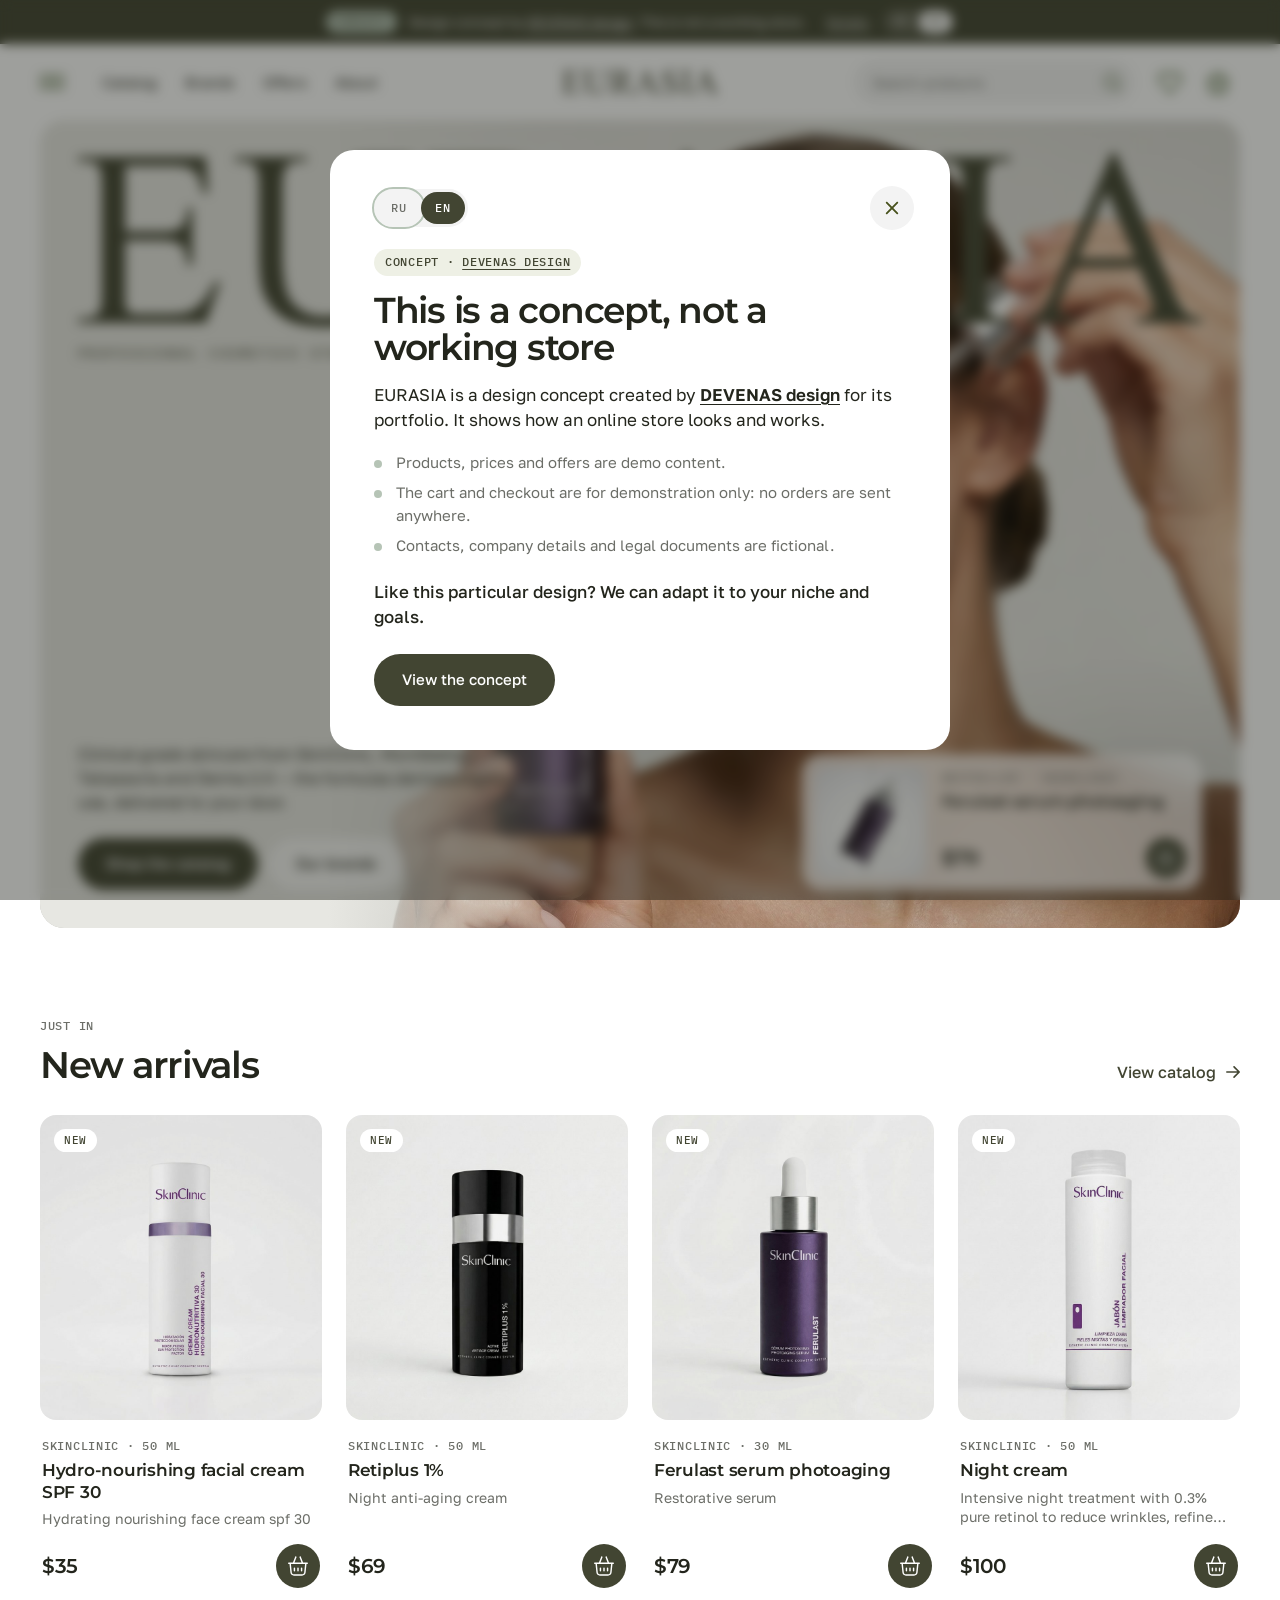
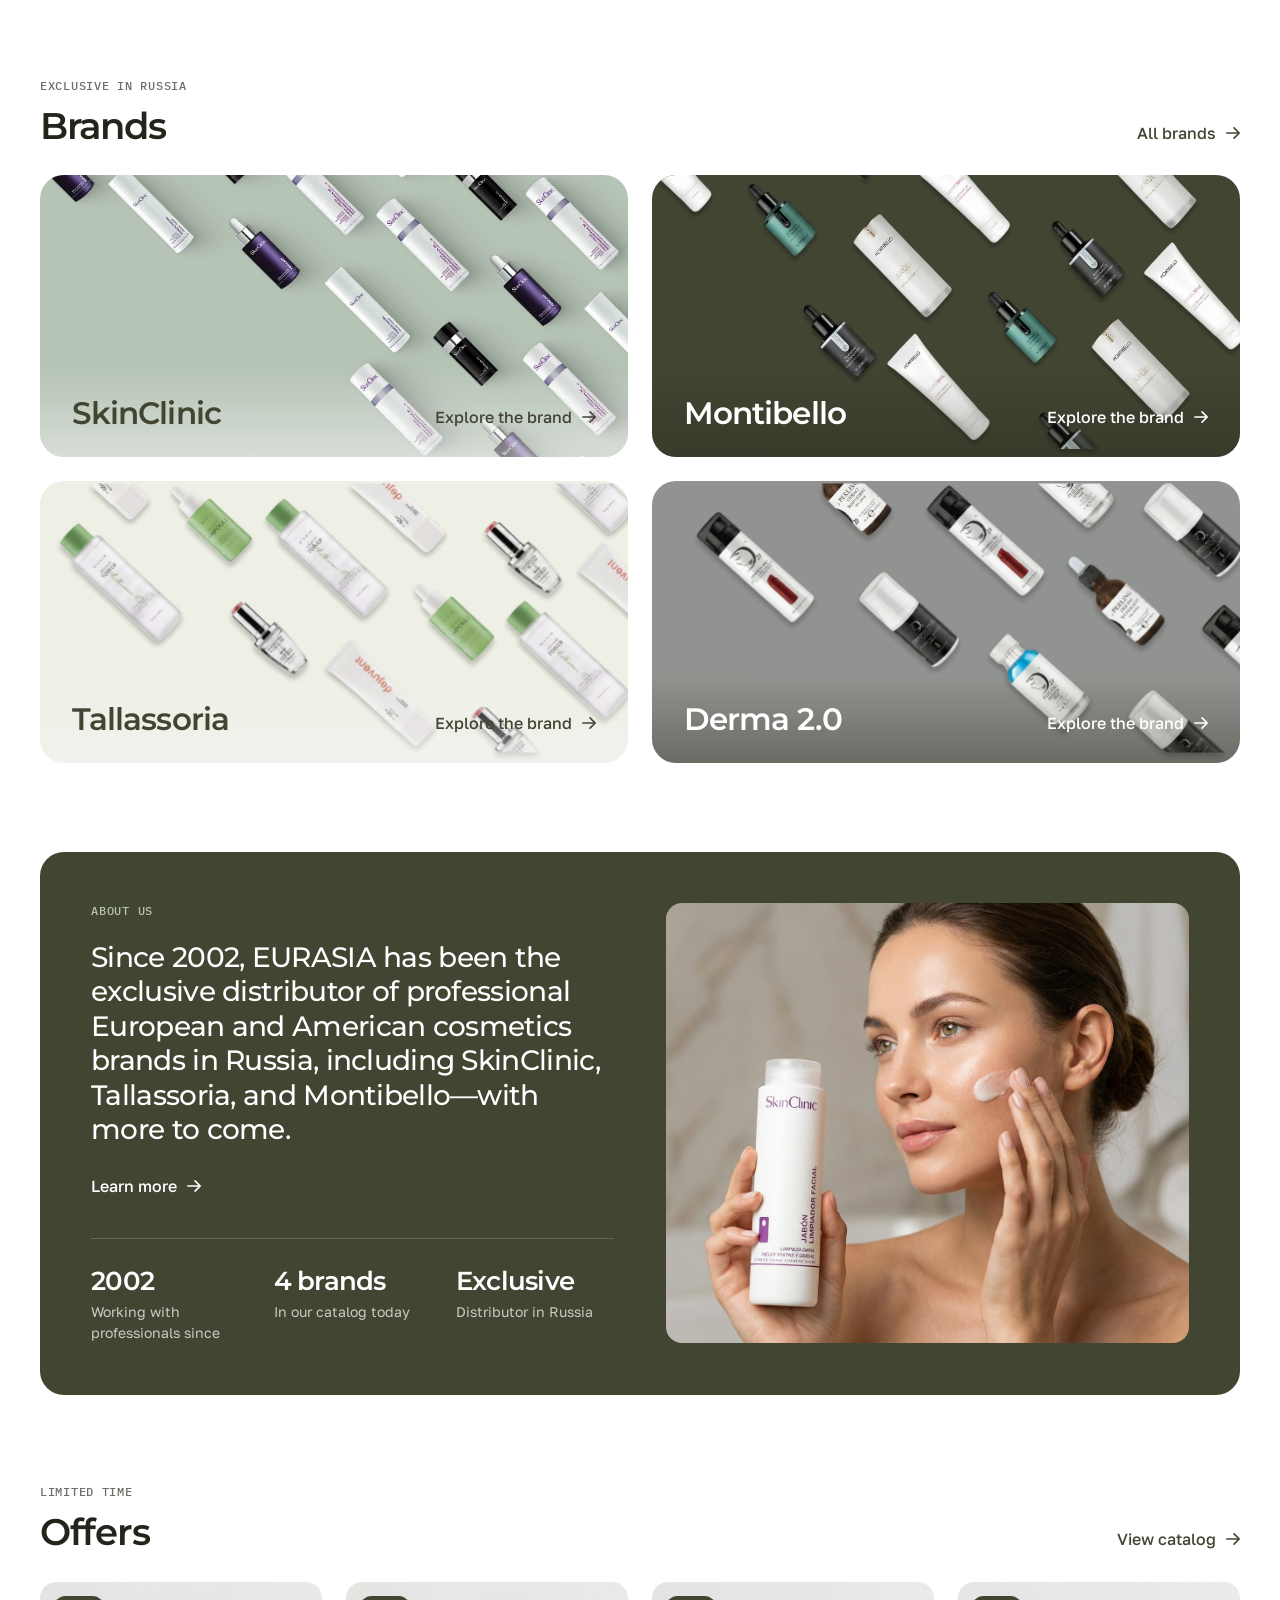
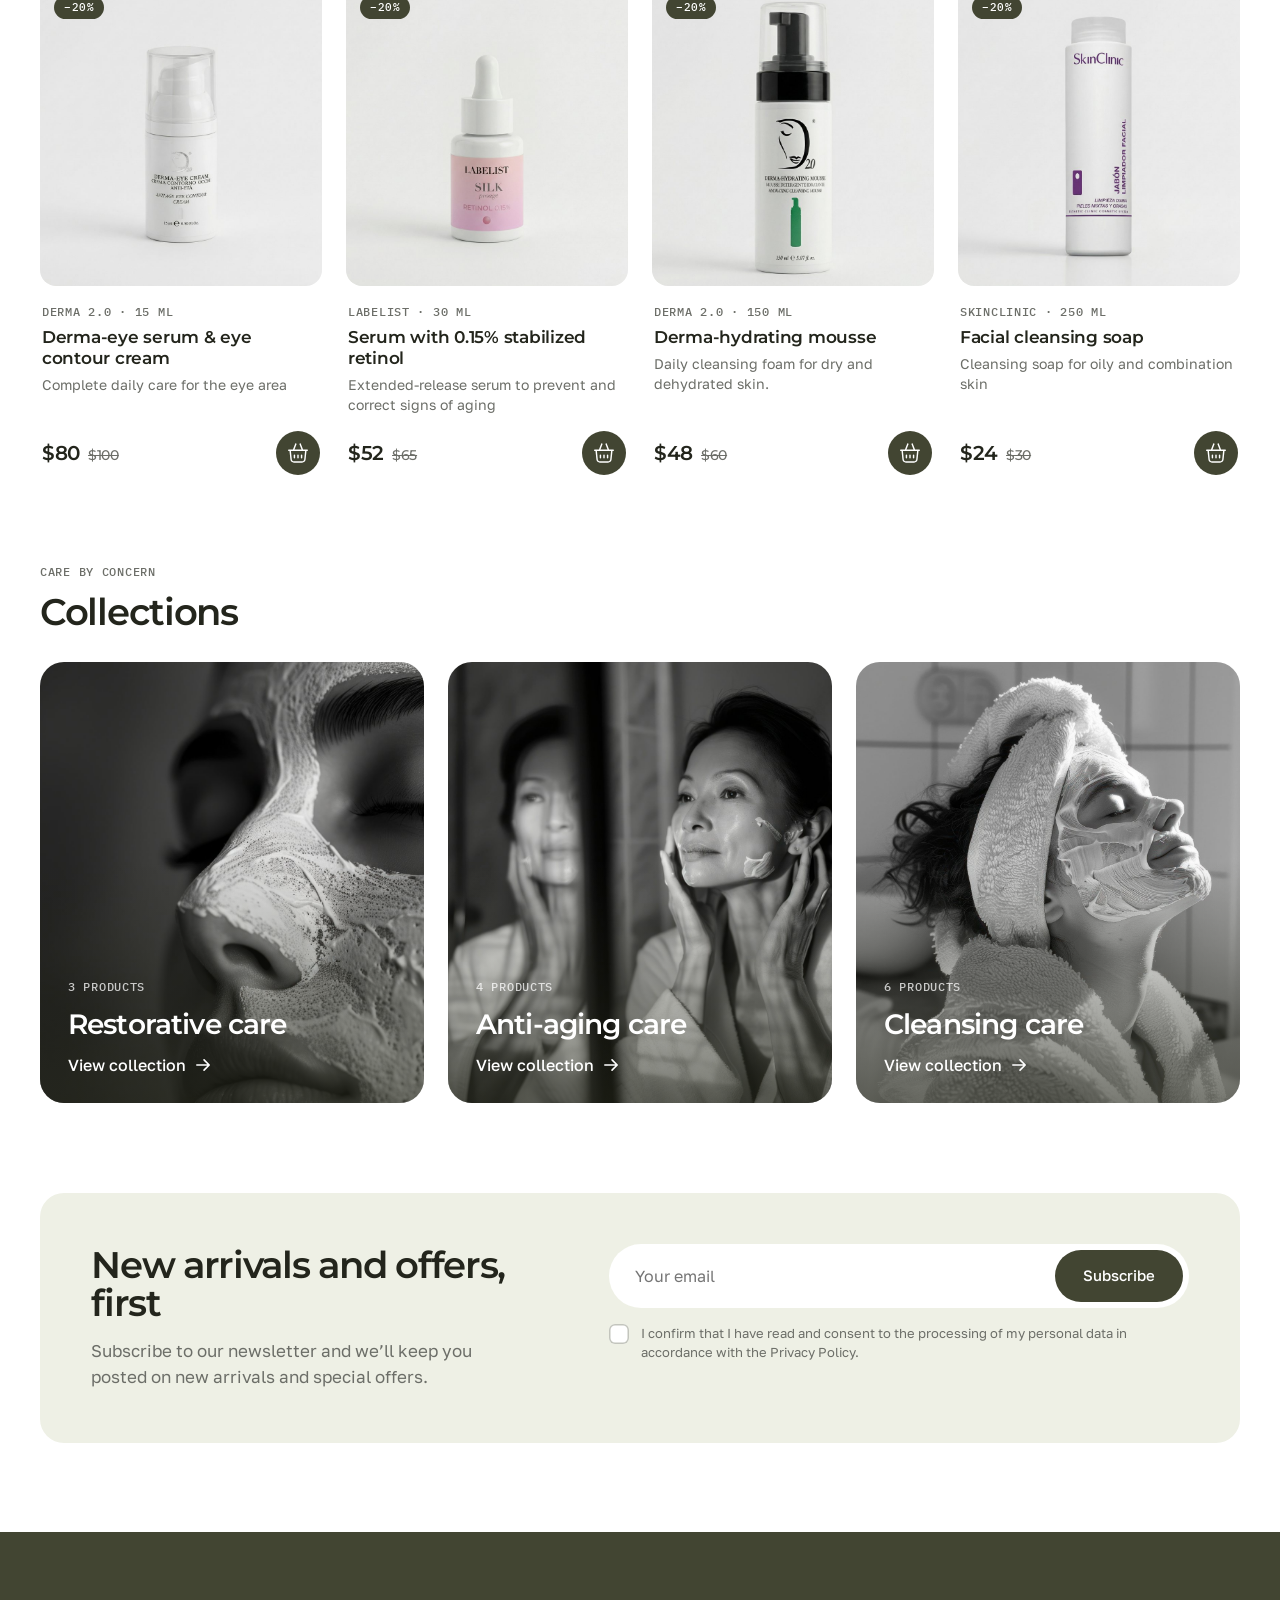
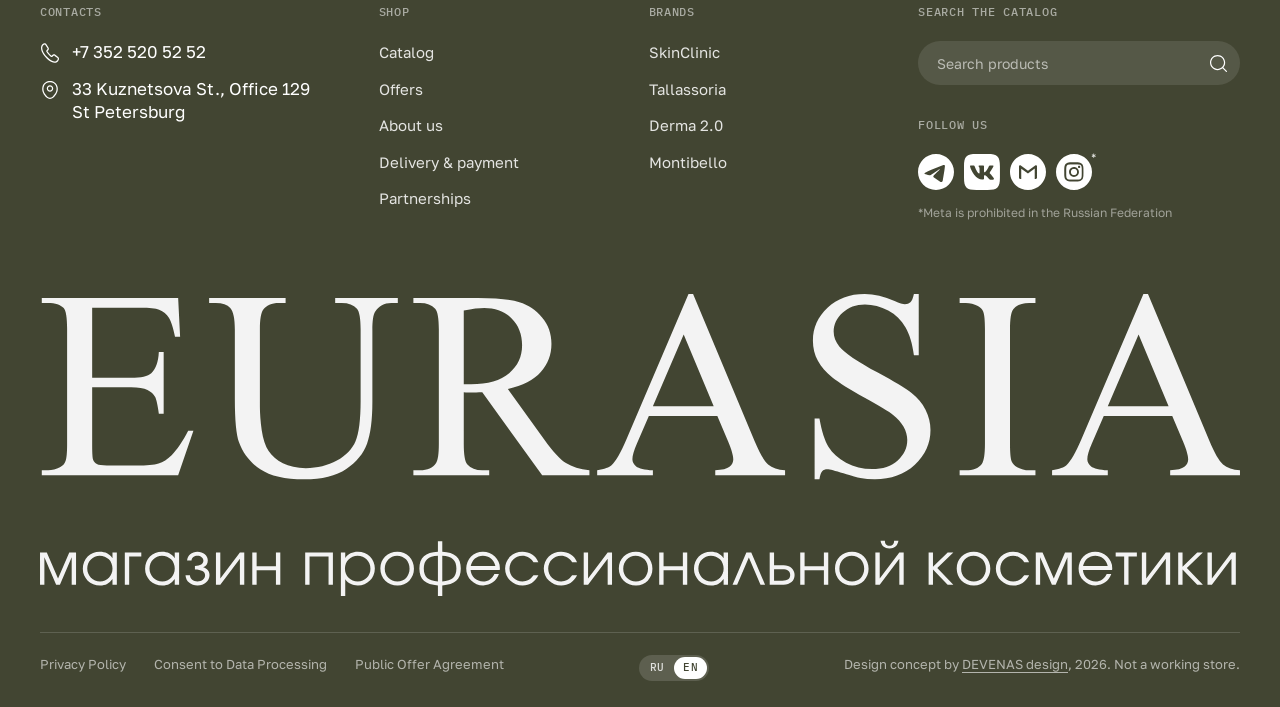
<file: index.html>
<!doctype html>
<html lang="en">
<head>
  <meta charset="utf-8">
  <meta name="viewport" content="width=device-width, initial-scale=1">
  <meta name="robots" content="noindex, nofollow">
  <title>EURASIA — Professional cosmetics store</title>
  <meta name="description" content="EURASIA — exclusive distributor of professional European cosmetics brands in Russia since 2002.">
  <meta name="theme-color" content="#424532">
  <link rel="icon" href="assets/icons/logo-eurasia-wordmark.svg" type="image/svg+xml">
  <link rel="preconnect" href="https://fonts.googleapis.com">
  <link rel="preconnect" href="https://fonts.gstatic.com" crossorigin>
  <link href="https://fonts.googleapis.com/css2?family=Golos+Text:wght@400;500;600&family=IBM+Plex+Mono:wght@400;500&family=Montserrat:wght@500;600;700&display=swap" rel="stylesheet">
  <link rel="stylesheet" href="css/style.css?v=20261012">
</head>
<body data-page="home">
  <header id="site-header"></header>
  <main>
    <div class="container">
      <section class="hero" aria-label="EURASIA">
        <img class="hero__photo" src="assets/img/hero.jpg" alt="Woman applying a serum with a dropper" fetchpriority="high">
        <div class="hero__brand">
          <h1 class="hero__wordmark"><img src="assets/icons/logo-eurasia-wordmark.svg" alt="EURASIA"></h1>
          <p class="label hero__tag">Professional cosmetics store · Since 2002</p>
        </div>
        <div class="hero__bottom">
          <div class="hero__intro">
            <p class="hero__lead">Clinical-grade skincare from SkinClinic, Montibello, Tallassoria and Derma 2.0 — the formulas dermatologists use, delivered to your door.</p>
            <div class="hero__actions">
              <a class="btn" href="catalog.html">Shop the catalog</a>
              <a class="btn btn--ghost" href="brands.html">Our brands</a>
            </div>
          </div>
          <article class="hero-card">
            <a class="hero-card__media" href="product.html?id=ferulast"><img src="assets/img/hero-card.jpg" alt="Ferulast serum photoaging"></a>
            <div class="hero-card__body">
              <div>
                <p class="label">Bestseller · SkinClinic</p>
                <h2 class="hero-card__title"><a href="product.html?id=ferulast">Ferulast serum photoaging</a></h2>
              </div>
              <div class="hero-card__row">
                <p class="price"><span class="price__now" data-price="ferulast">$79</span></p>
                <button class="card__add" type="button" data-add="ferulast" aria-label="Add Ferulast serum to cart"><img src="assets/icons/cart-white.svg" alt=""></button>
              </div>
            </div>
          </article>
        </div>
      </section>
    </div>

    <section class="container section" aria-labelledby="new-title">
      <div class="section-head">
        <div><span class="label">Just in</span><h2 class="h2" id="new-title">New arrivals</h2></div>
        <a class="link" href="catalog.html">View catalog</a>
      </div>
      <div class="grid-products grid-products--row" id="new-grid"></div>
    </section>

    <section class="container section" aria-labelledby="brands-title">
      <div class="section-head">
        <div><span class="label">Exclusive in Russia</span><h2 class="h2" id="brands-title">Brands</h2></div>
        <a class="link" href="brands.html">All brands</a>
      </div>
      <div class="brand-tiles" id="brand-tiles"></div>
    </section>

    <section class="container section" id="about" aria-labelledby="about-title">
      <div class="about">
        <div class="about__text">
          <div>
            <p class="label" id="about-title">About us</p>
            <p class="about__statement">Since 2002, EURASIA has been the exclusive distributor of professional European and American cosmetics brands in Russia, including SkinClinic, Tallassoria, and Montibello—with more to come.</p>
            <a class="link" href="brands.html">Learn more</a>
          </div>
          <dl class="about__facts">
            <div><dt>2002</dt><dd>Working with professionals since</dd></div>
            <div><dt>4 brands</dt><dd>In our catalog today</dd></div>
            <div><dt>Exclusive</dt><dd>Distributor in Russia</dd></div>
          </dl>
        </div>
        <img class="about__photo" src="assets/img/about.jpg" alt="Woman applying SkinClinic cream" loading="lazy">
      </div>
    </section>

    <section class="container section" id="offers" aria-labelledby="offers-title">
      <div class="section-head">
        <div><span class="label">Limited time</span><h2 class="h2" id="offers-title">Offers</h2></div>
        <a class="link" href="catalog.html">View catalog</a>
      </div>
      <div class="grid-products grid-products--row" id="offers-grid"></div>
    </section>

    <section class="container section" aria-labelledby="collections-title">
      <div class="section-head">
        <div><span class="label">Care by concern</span><h2 class="h2" id="collections-title">Collections</h2></div>
      </div>
      <div class="collections" id="collections"></div>
    </section>

    <section id="subscribe" aria-label="Newsletter"></section>
  </main>
  <footer id="site-footer"></footer>
  <script src="js/i18n.js?v=20261012"></script>
  <script src="js/data.js?v=20261012"></script>
  <script src="js/app.js?v=20261012"></script>
</body>
</html>
</file>
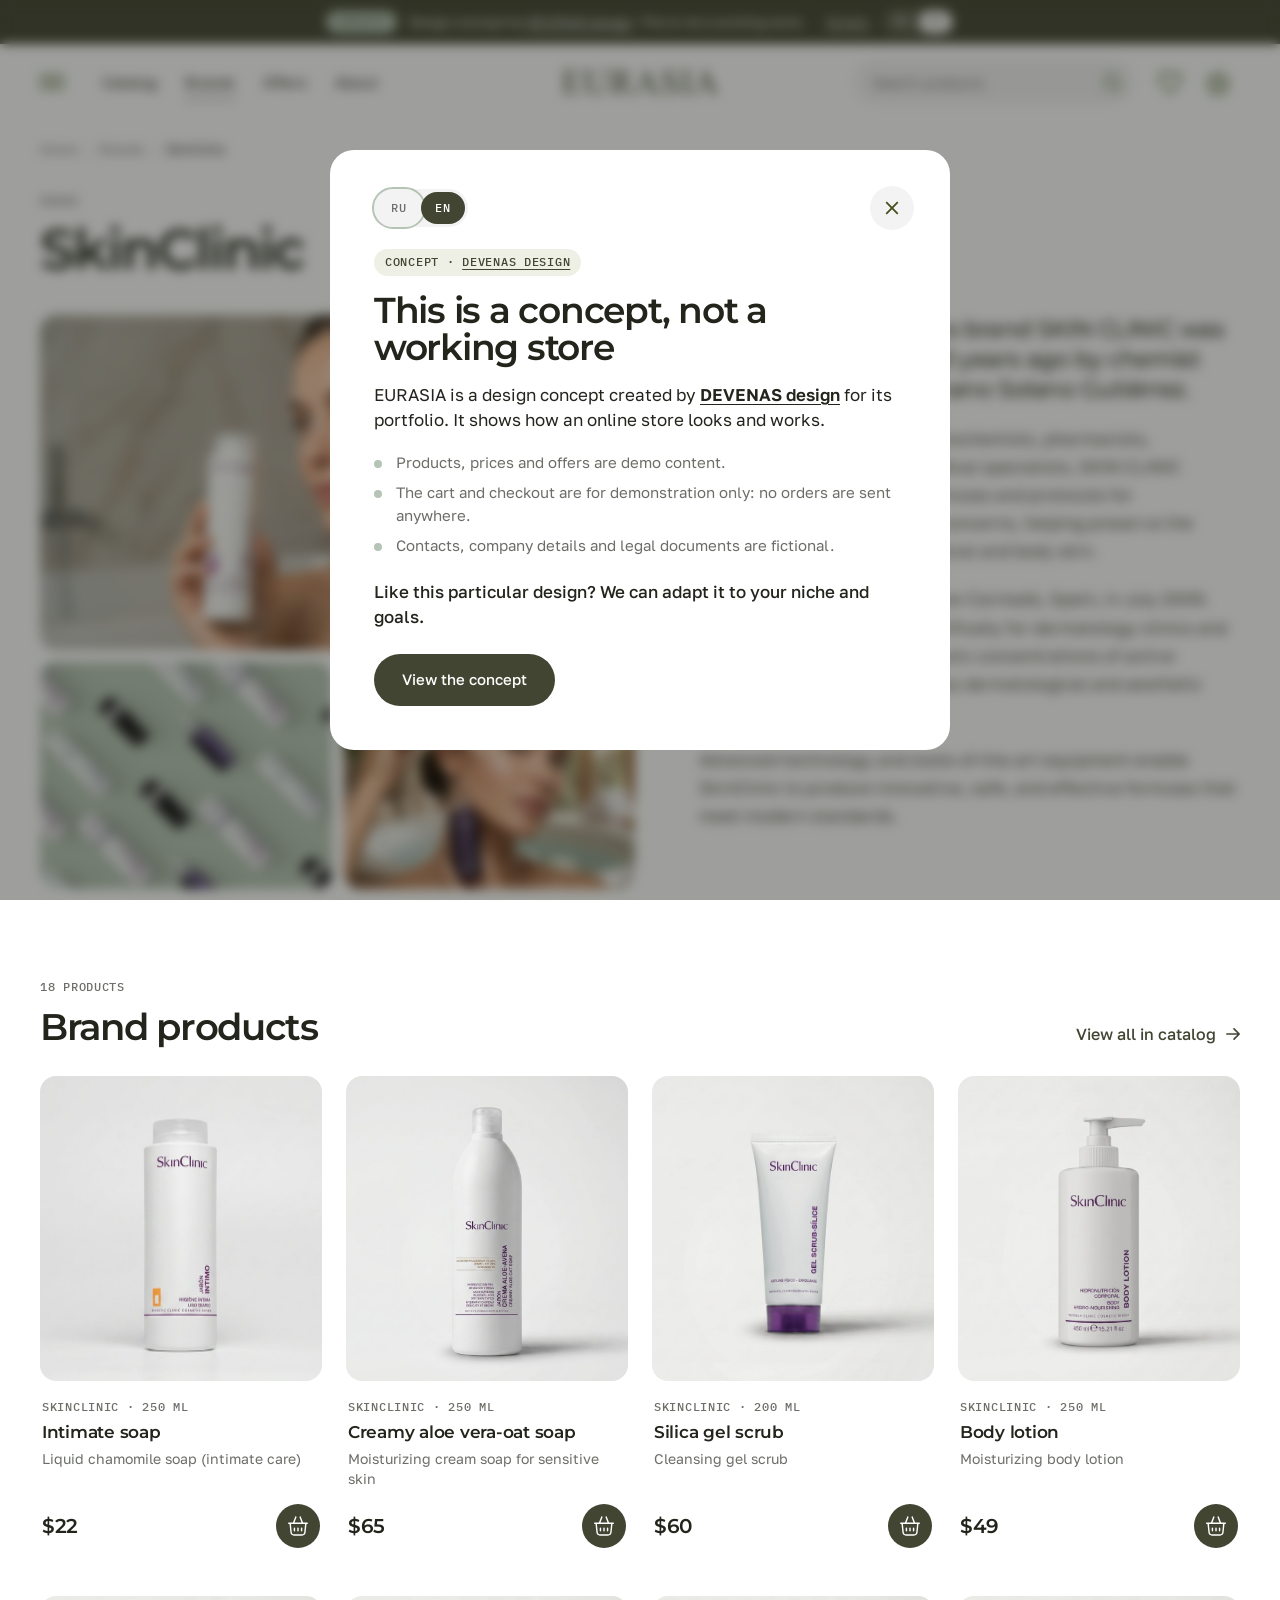
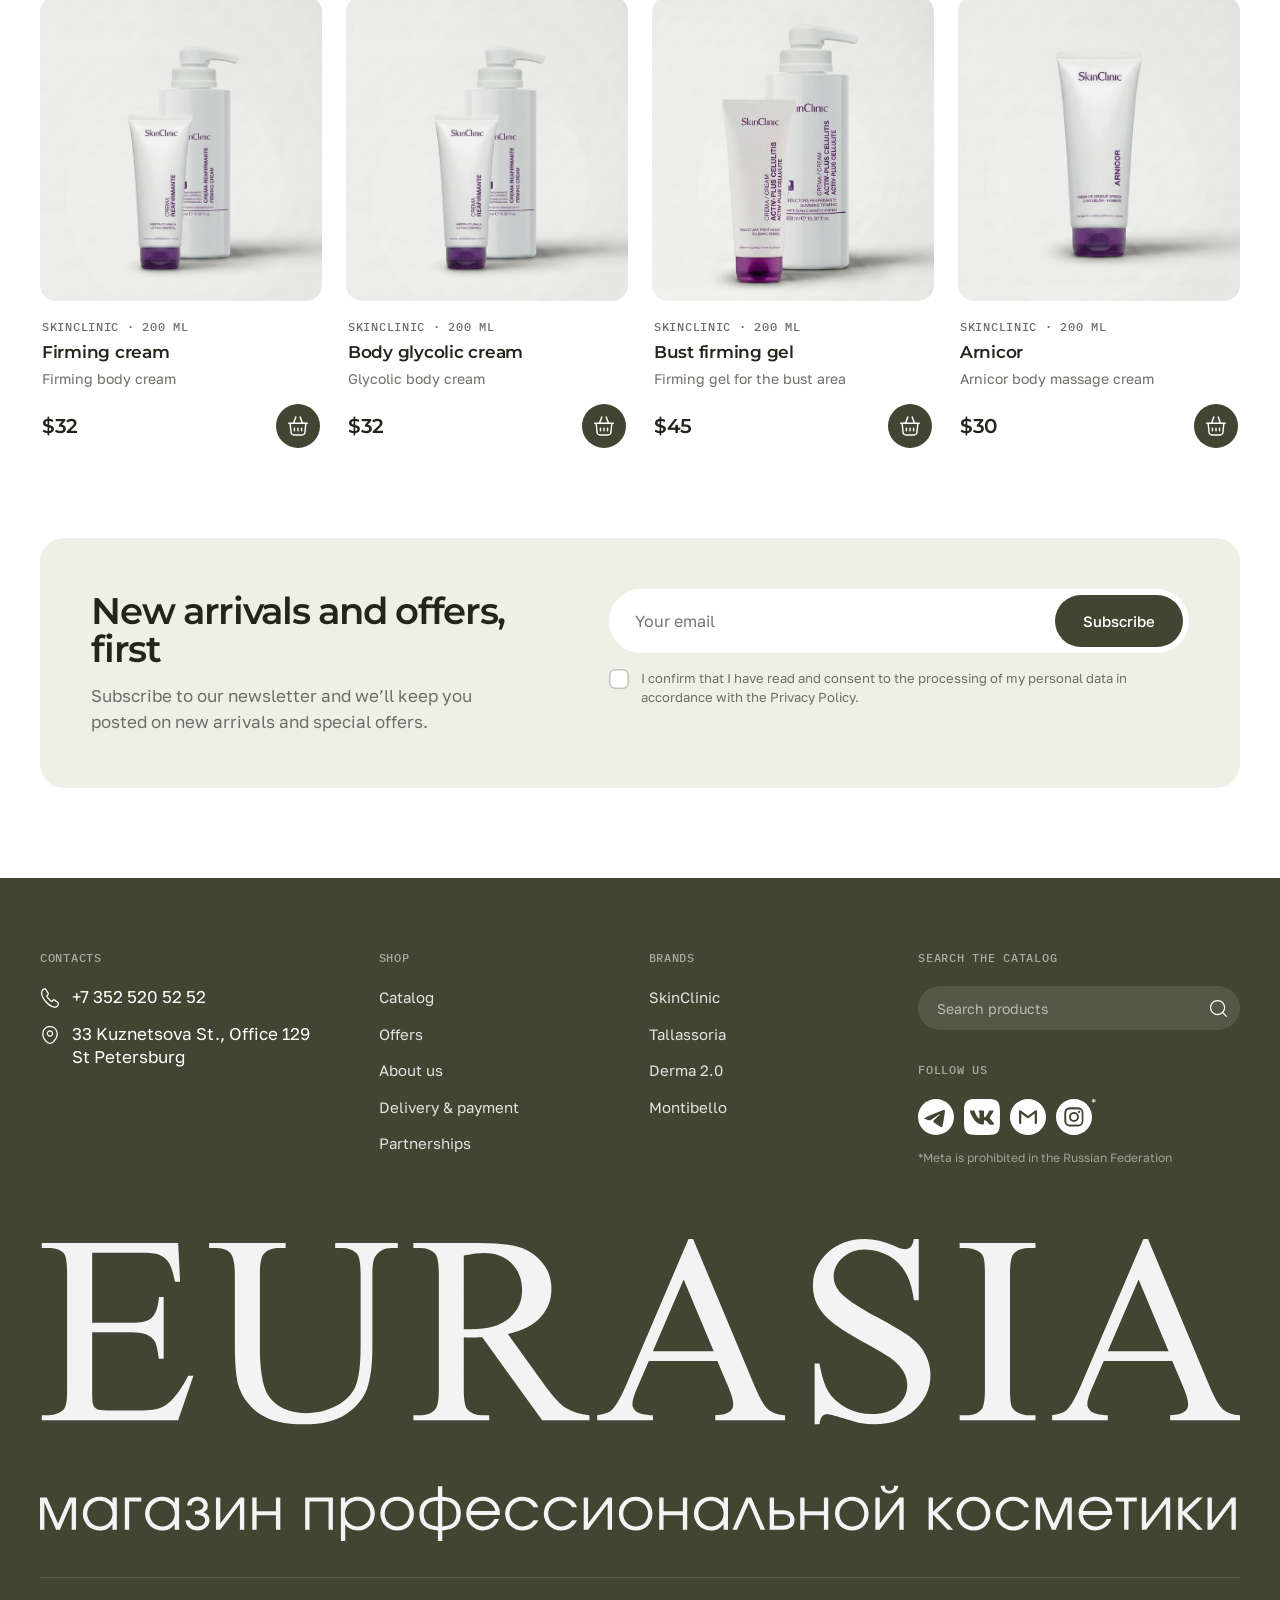
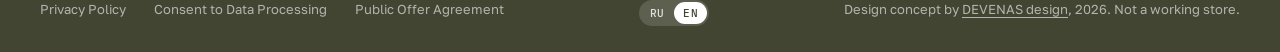
<file: brand.html>
<!doctype html>
<html lang="en">
<head>
  <meta charset="utf-8">
  <meta name="viewport" content="width=device-width, initial-scale=1">
  <meta name="robots" content="noindex, nofollow">
  <title>Brand — EURASIA</title>
  <meta name="description" content="Professional cosmetics brands at EURASIA.">
  <meta name="theme-color" content="#424532">
  <link rel="icon" href="assets/icons/logo-eurasia-wordmark.svg" type="image/svg+xml">
  <link rel="preconnect" href="https://fonts.googleapis.com">
  <link rel="preconnect" href="https://fonts.gstatic.com" crossorigin>
  <link href="https://fonts.googleapis.com/css2?family=Golos+Text:wght@400;500;600&family=IBM+Plex+Mono:wght@400;500&family=Montserrat:wght@500;600;700&display=swap" rel="stylesheet">
  <link rel="stylesheet" href="css/style.css?v=20261012">
</head>
<body data-page="brand">
  <header id="site-header"></header>
  <main>
    <div class="container">
      <nav class="breadcrumbs" aria-label="Breadcrumbs"><a href="index.html">Home</a><span class="sep">/</span><a href="brands.html">Brands</a><span class="sep">/</span><span aria-current="page" id="brand-crumb"></span></nav>
      <div class="page-head">
        <div><p class="label">Brand</p><h1 class="h1" id="brand-title" style="margin-top:10px"></h1></div>
      </div>
      <section class="brand-intro">
        <div class="brand-gallery" id="brand-gallery"></div>
        <div class="brand-text" id="brand-text"></div>
      </section>
      <section class="section" aria-labelledby="bp-title">
        <div class="section-head">
          <div><span class="label" id="brand-count"></span><h2 class="h2" id="bp-title">Brand products</h2></div>
          <a class="link" id="brand-all" href="catalog.html">View all in catalog</a>
        </div>
        <div class="grid-products" id="brand-grid"></div>
      </section>
    </div>
    <section id="subscribe" aria-label="Newsletter"></section>
  </main>
  <footer id="site-footer"></footer>
  <script src="js/i18n.js?v=20261012"></script>
  <script src="js/data.js?v=20261012"></script>
  <script src="js/app.js?v=20261012"></script>
</body>
</html>
</file>
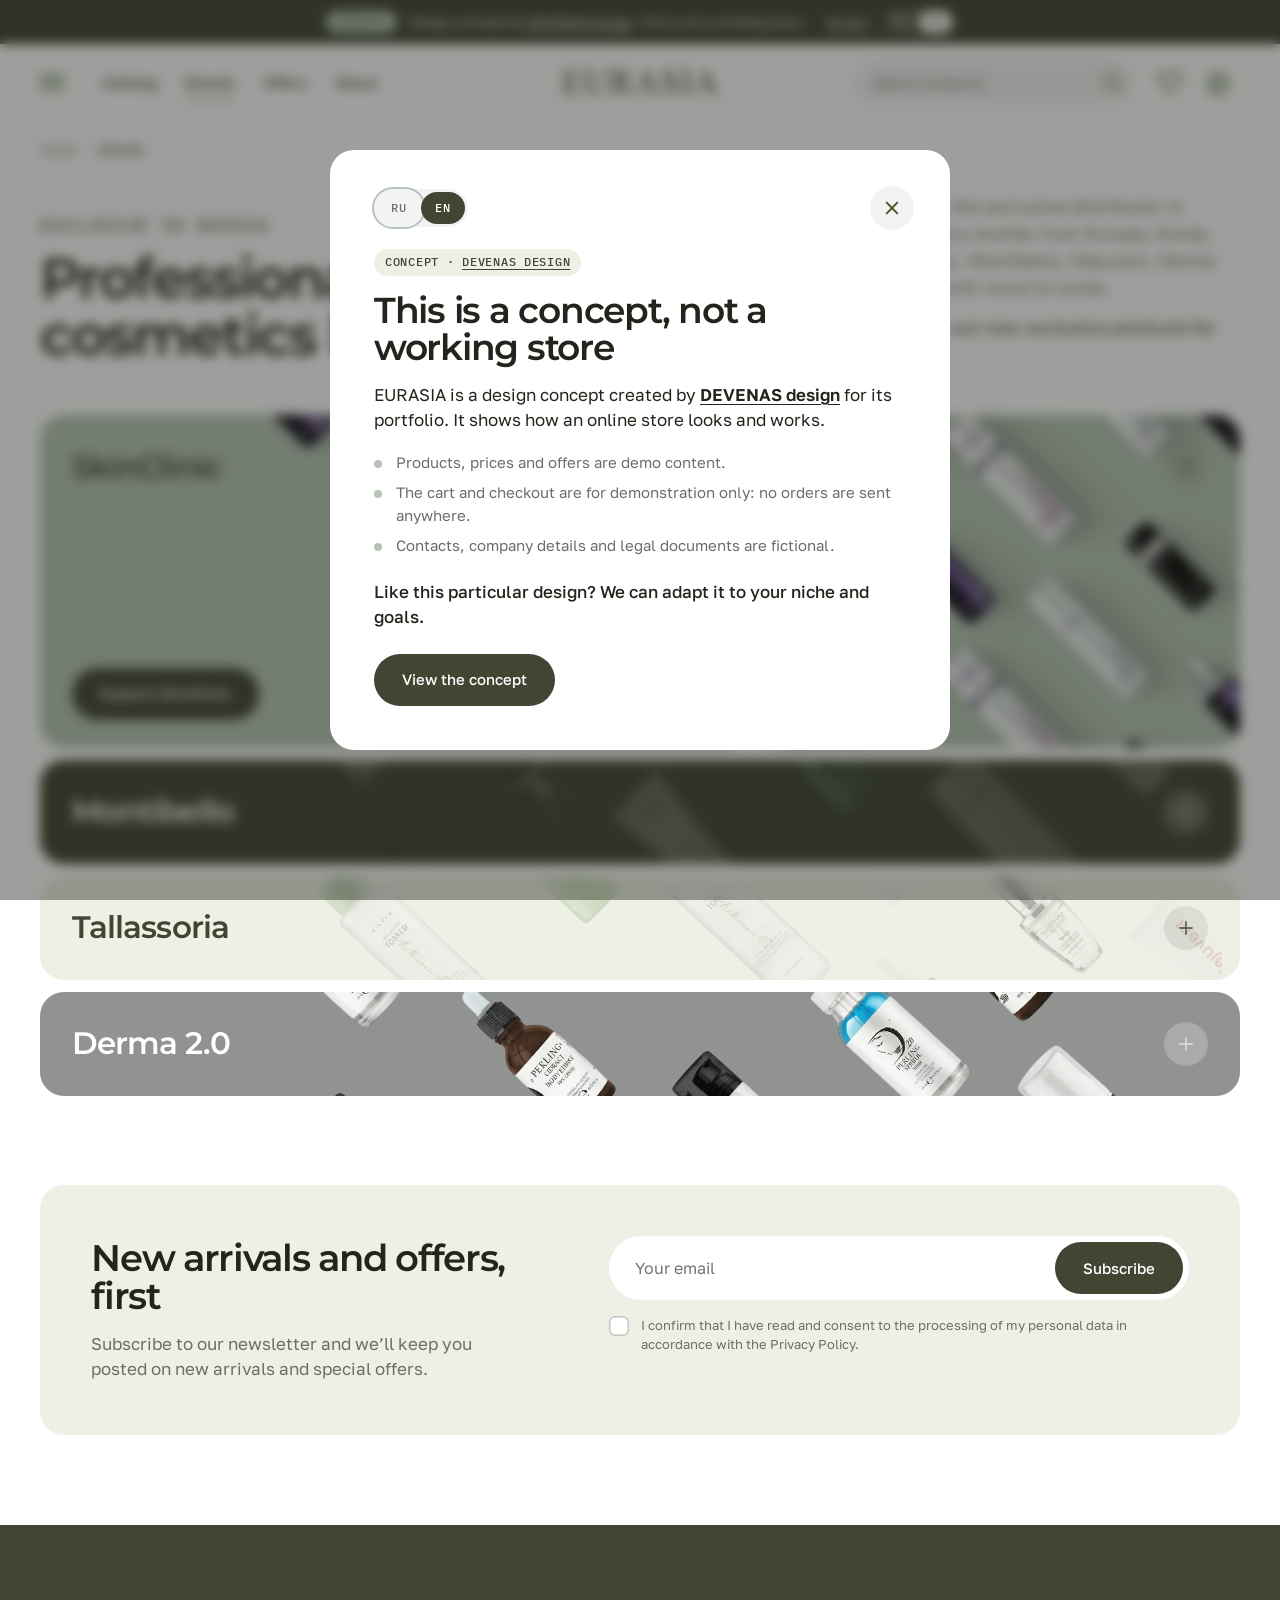
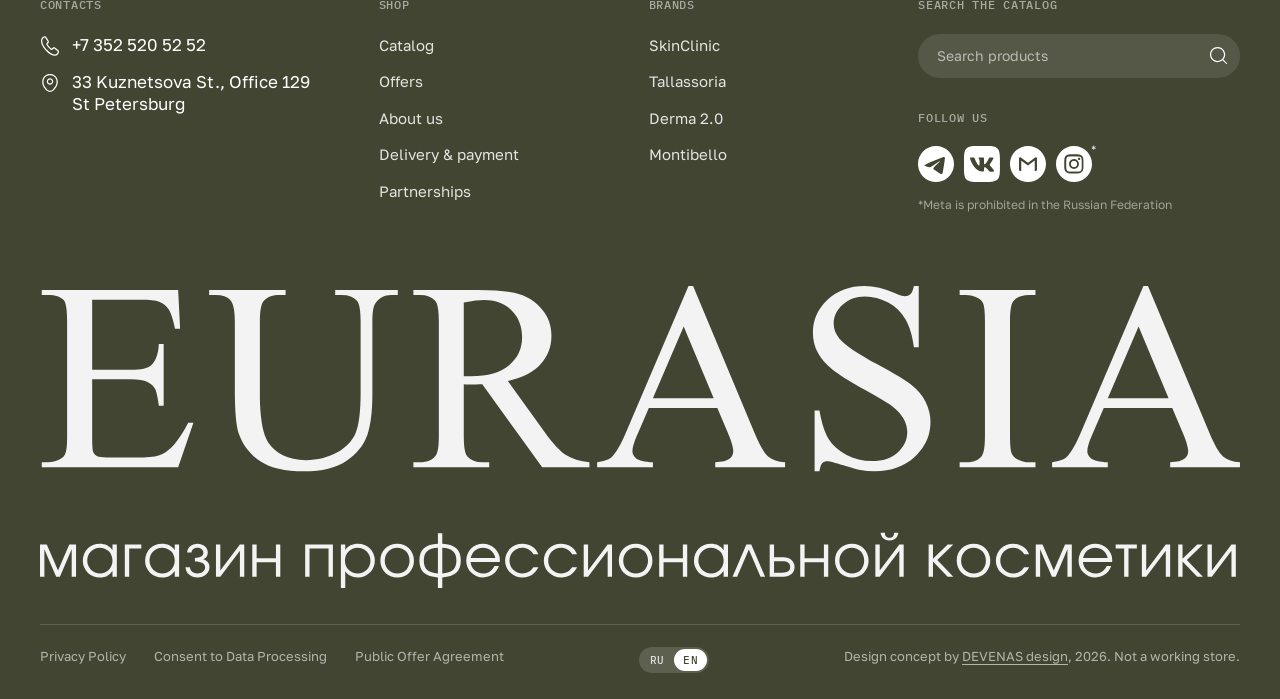
<file: brands.html>
<!doctype html>
<html lang="en">
<head>
  <meta charset="utf-8">
  <meta name="viewport" content="width=device-width, initial-scale=1">
  <meta name="robots" content="noindex, nofollow">
  <title>Professional cosmetics brands — EURASIA</title>
  <meta name="description" content="SkinClinic, Montibello, Tallassoria, Derma 2.0 — exclusive distribution in Russia.">
  <meta name="theme-color" content="#424532">
  <link rel="icon" href="assets/icons/logo-eurasia-wordmark.svg" type="image/svg+xml">
  <link rel="preconnect" href="https://fonts.googleapis.com">
  <link rel="preconnect" href="https://fonts.gstatic.com" crossorigin>
  <link href="https://fonts.googleapis.com/css2?family=Golos+Text:wght@400;500;600&family=IBM+Plex+Mono:wght@400;500&family=Montserrat:wght@500;600;700&display=swap" rel="stylesheet">
  <link rel="stylesheet" href="css/style.css?v=20261012">
</head>
<body data-page="brands">
  <header id="site-header"></header>
  <main>
    <div class="container">
      <nav class="breadcrumbs" aria-label="Breadcrumbs"><a href="index.html">Home</a><span class="sep">/</span><span aria-current="page">Brands</span></nav>
      <div class="brands-intro">
        <div><p class="label">Exclusive in Russia</p><h1 class="h1" style="margin-top:10px">Professional cosmetics brands</h1></div>
        <div>
          <p>Since 2002, EURASIA has been the exclusive distributor in Russia of professional cosmetics brands from Europe, Korea, and Russia, including SkinClinic, Montibello, Dejuvent, Derma 2.0, LABELIST, and Beraderm—with more to come.</p>
          <p class="brands-intro__motto">We continue to grow and seek out new exclusive products for you.</p>
        </div>
      </div>
      <div class="strips" id="strips"></div>
    </div>
    <section id="subscribe" aria-label="Newsletter"></section>
  </main>
  <footer id="site-footer"></footer>
  <script src="js/i18n.js?v=20261012"></script>
  <script src="js/data.js?v=20261012"></script>
  <script src="js/app.js?v=20261012"></script>
</body>
</html>
</file>
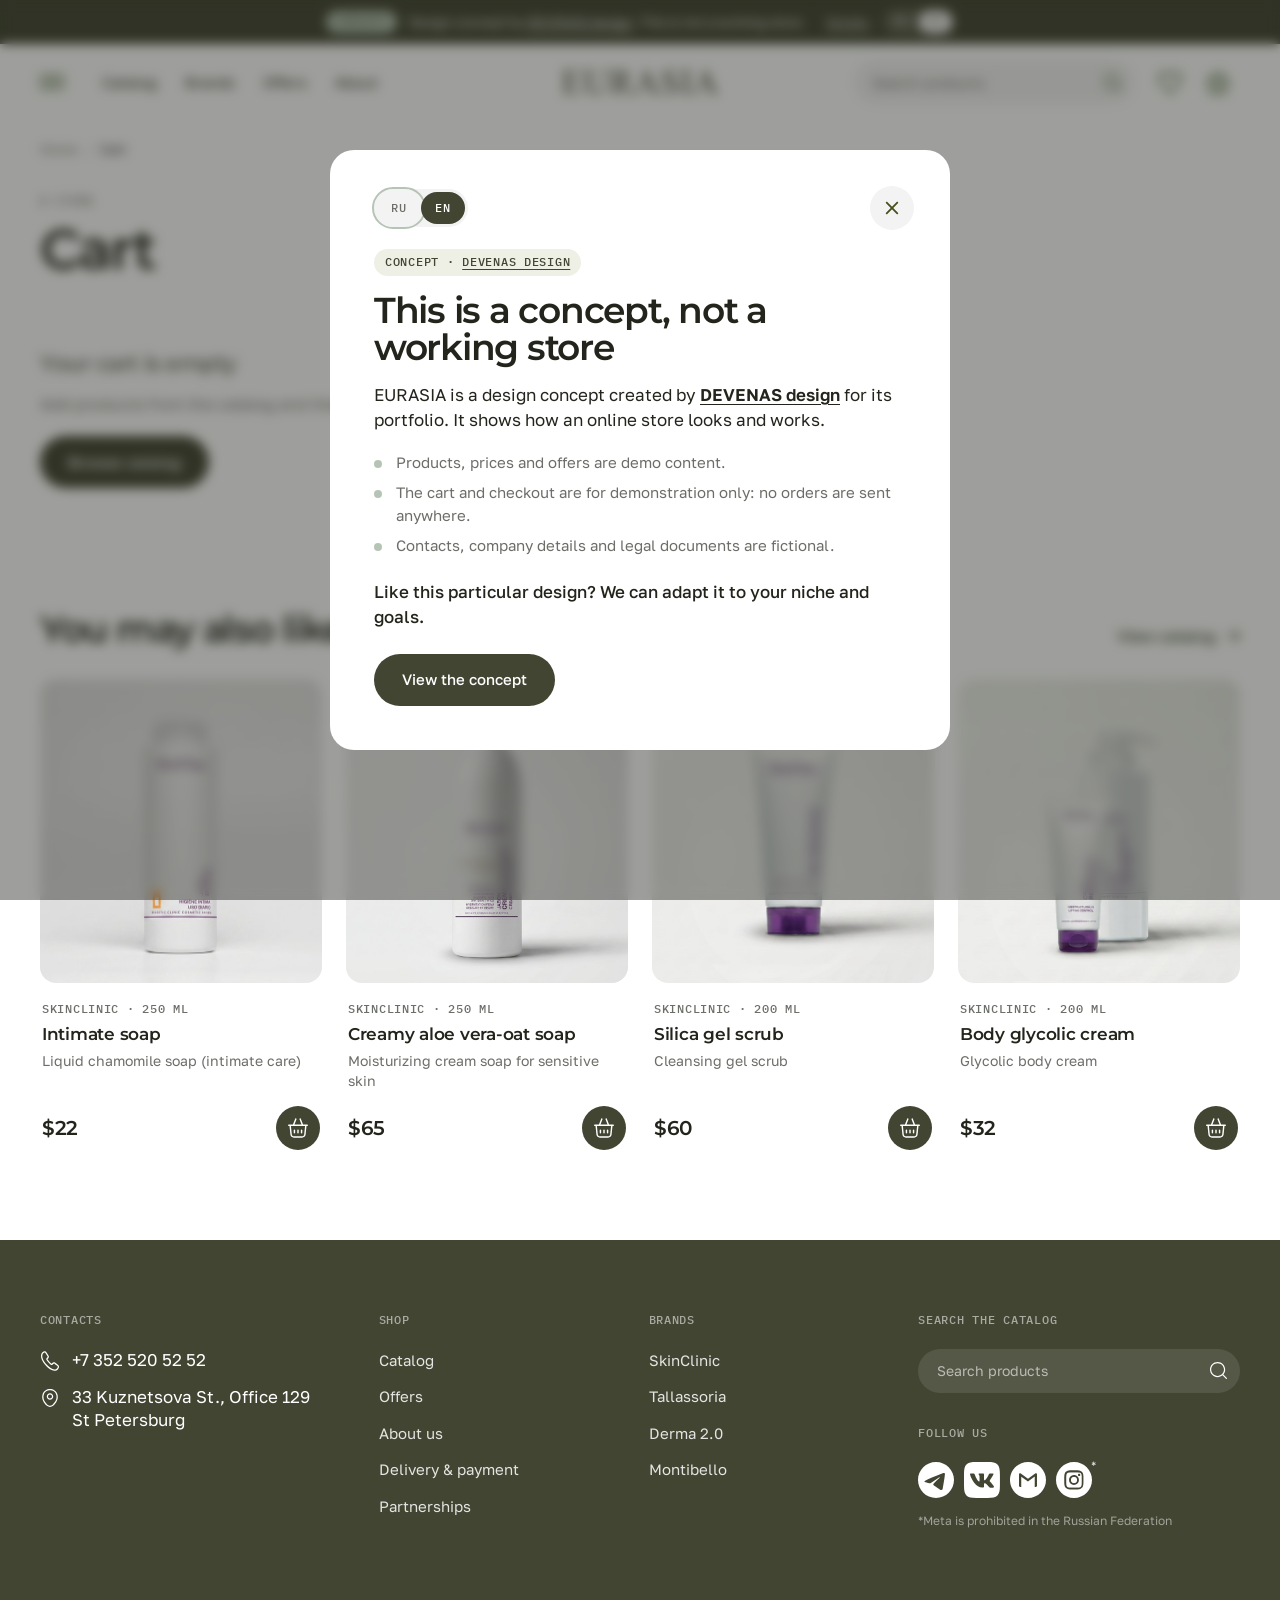
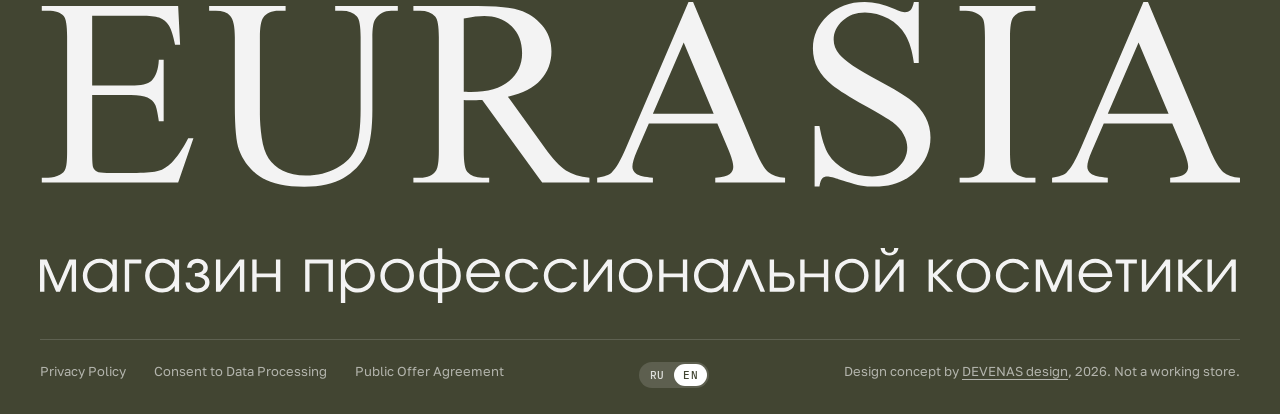
<file: cart.html>
<!doctype html>
<html lang="en">
<head>
  <meta charset="utf-8">
  <meta name="viewport" content="width=device-width, initial-scale=1">
  <meta name="robots" content="noindex, nofollow">
  <title>Cart — EURASIA</title>
  <meta name="description" content="Your cart at EURASIA.">
  <meta name="theme-color" content="#424532">
  <link rel="icon" href="assets/icons/logo-eurasia-wordmark.svg" type="image/svg+xml">
  <link rel="preconnect" href="https://fonts.googleapis.com">
  <link rel="preconnect" href="https://fonts.gstatic.com" crossorigin>
  <link href="https://fonts.googleapis.com/css2?family=Golos+Text:wght@400;500;600&family=IBM+Plex+Mono:wght@400;500&family=Montserrat:wght@500;600;700&display=swap" rel="stylesheet">
  <link rel="stylesheet" href="css/style.css?v=20261012">
</head>
<body data-page="cart">
  <header id="site-header"></header>
  <main class="container">
    <nav class="breadcrumbs" aria-label="Breadcrumbs"><a href="index.html">Home</a><span class="sep">/</span><span aria-current="page">Cart</span></nav>
    <div class="page-head">
      <div><p class="label" id="cart-count">&nbsp;</p><h1 class="h1" style="margin-top:10px">Cart</h1></div>
    </div>

    <div class="empty" id="cart-empty" hidden>
      <p class="empty__title">Your cart is empty</p>
      <p>Add products from the catalog and they’ll appear here.</p>
      <a class="btn" href="catalog.html">Browse catalog</a>
    </div>

    <div class="cart" id="cart-layout" hidden>
      <div>
        <div class="cart__bar">
          <label class="check check--center"><input type="checkbox" id="select-all"><span class="check__box"></span>Select all</label>
          <span class="label">Price</span>
        </div>
        <div id="cart-list"></div>
      </div>
      <aside class="cart__aside">
        <div class="summary">
          <h2 class="summary__title">Order summary</h2>
          <div class="summary__rows">
            <div class="summary__row"><span id="sum-pcs">Items</span><b id="sum-items"></b></div>
            <div class="summary__row"><span>Discount</span><b id="sum-discount"></b></div>
            <div class="summary__row"><span>Promo code</span><b id="sum-rewards"></b></div>
          </div>
          <form class="promo" id="promo-form">
            <label class="label" for="promo">Promo code</label>
            <div class="promo__field">
              <input id="promo" type="text" placeholder="Enter code" autocomplete="off">
              <button type="submit" aria-label="Apply promo code"><img src="assets/icons/arrow-right.svg" alt=""></button>
            </div>
            <p class="promo__msg" id="promo-msg" aria-live="polite"></p>
          </form>
          <div class="summary__row summary__total"><span>Total</span><b id="sum-total"></b></div>
          <button class="btn btn--white btn--block" type="button" id="to-checkout">Go to checkout</button>
        </div>
      </aside>
    </div>

    <section class="section" aria-labelledby="recs-title">
      <div class="section-head"><h2 class="h2" id="recs-title">You may also like</h2><a class="link" href="catalog.html">View catalog</a></div>
      <div class="grid-products grid-products--row" id="recs-grid"></div>
    </section>
  </main>
  <footer id="site-footer"></footer>
  <script src="js/i18n.js?v=20261012"></script>
  <script src="js/data.js?v=20261012"></script>
  <script src="js/app.js?v=20261012"></script>
</body>
</html>
</file>
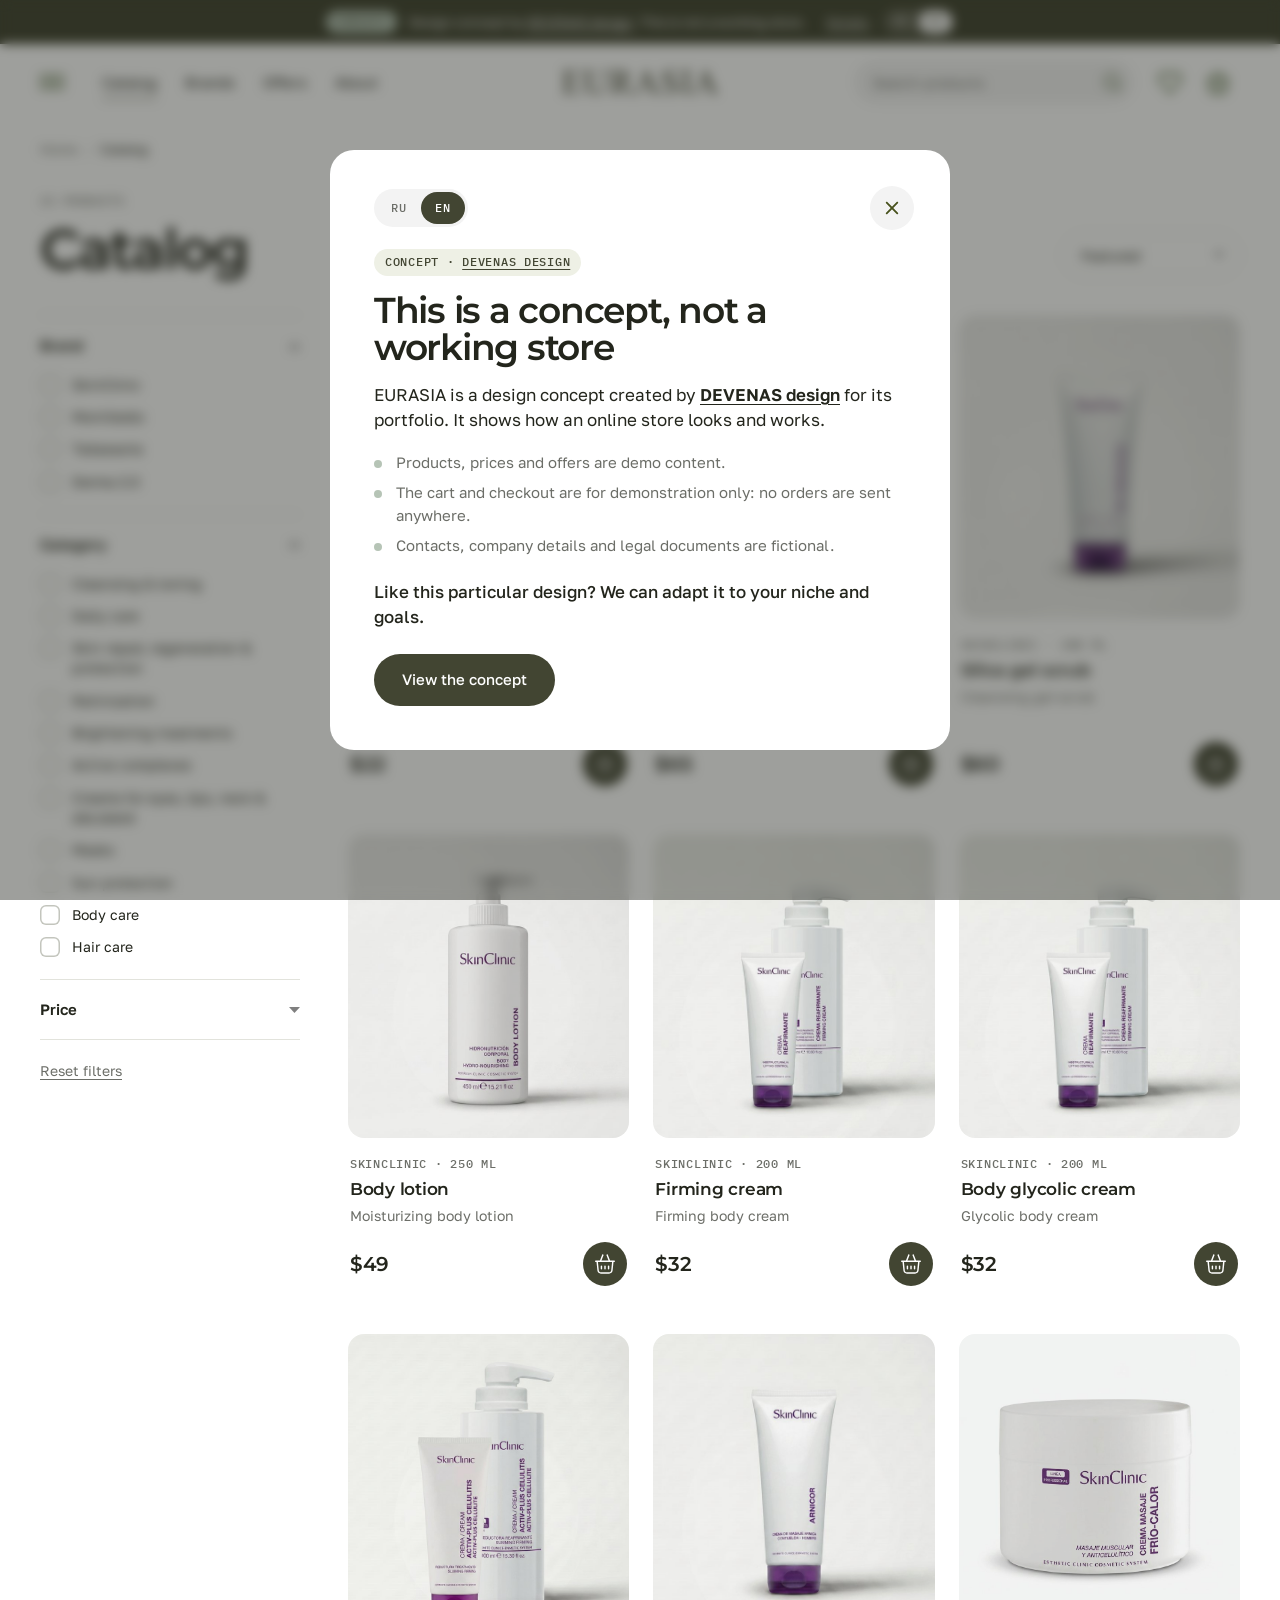
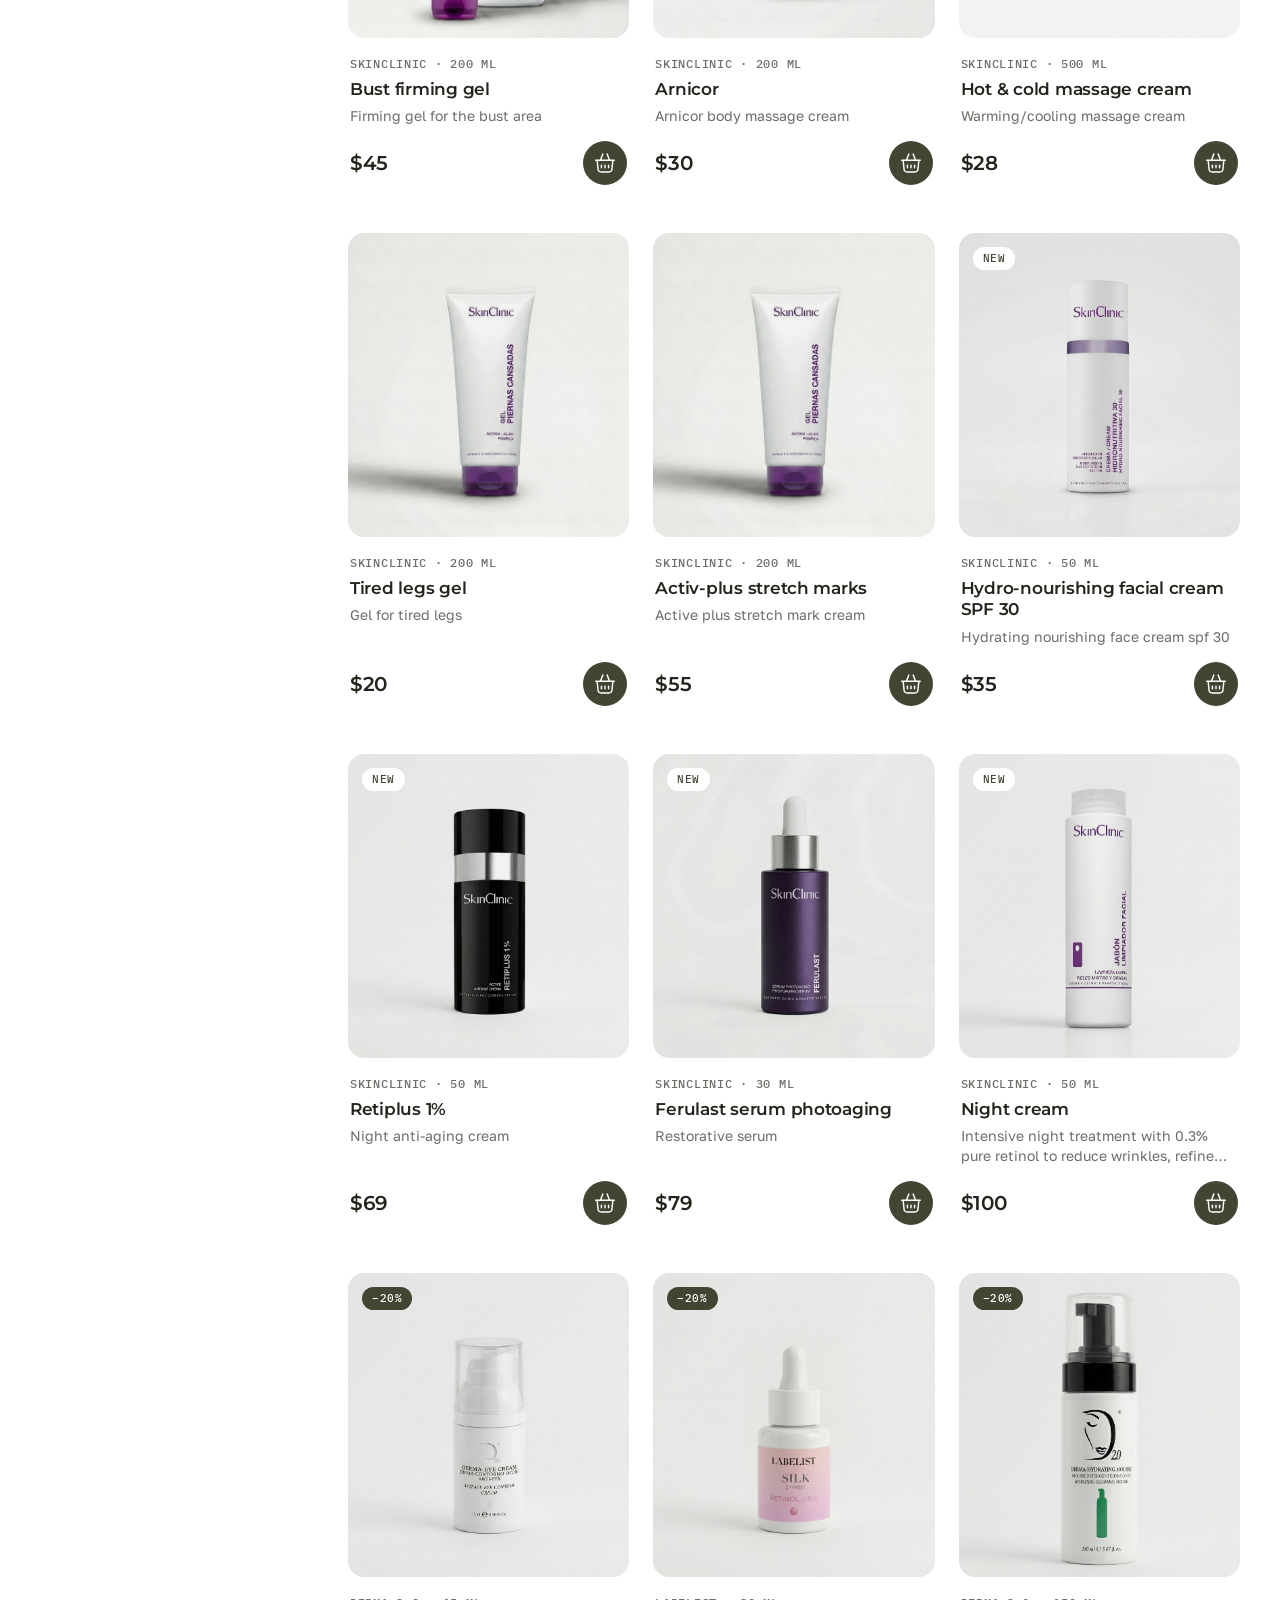
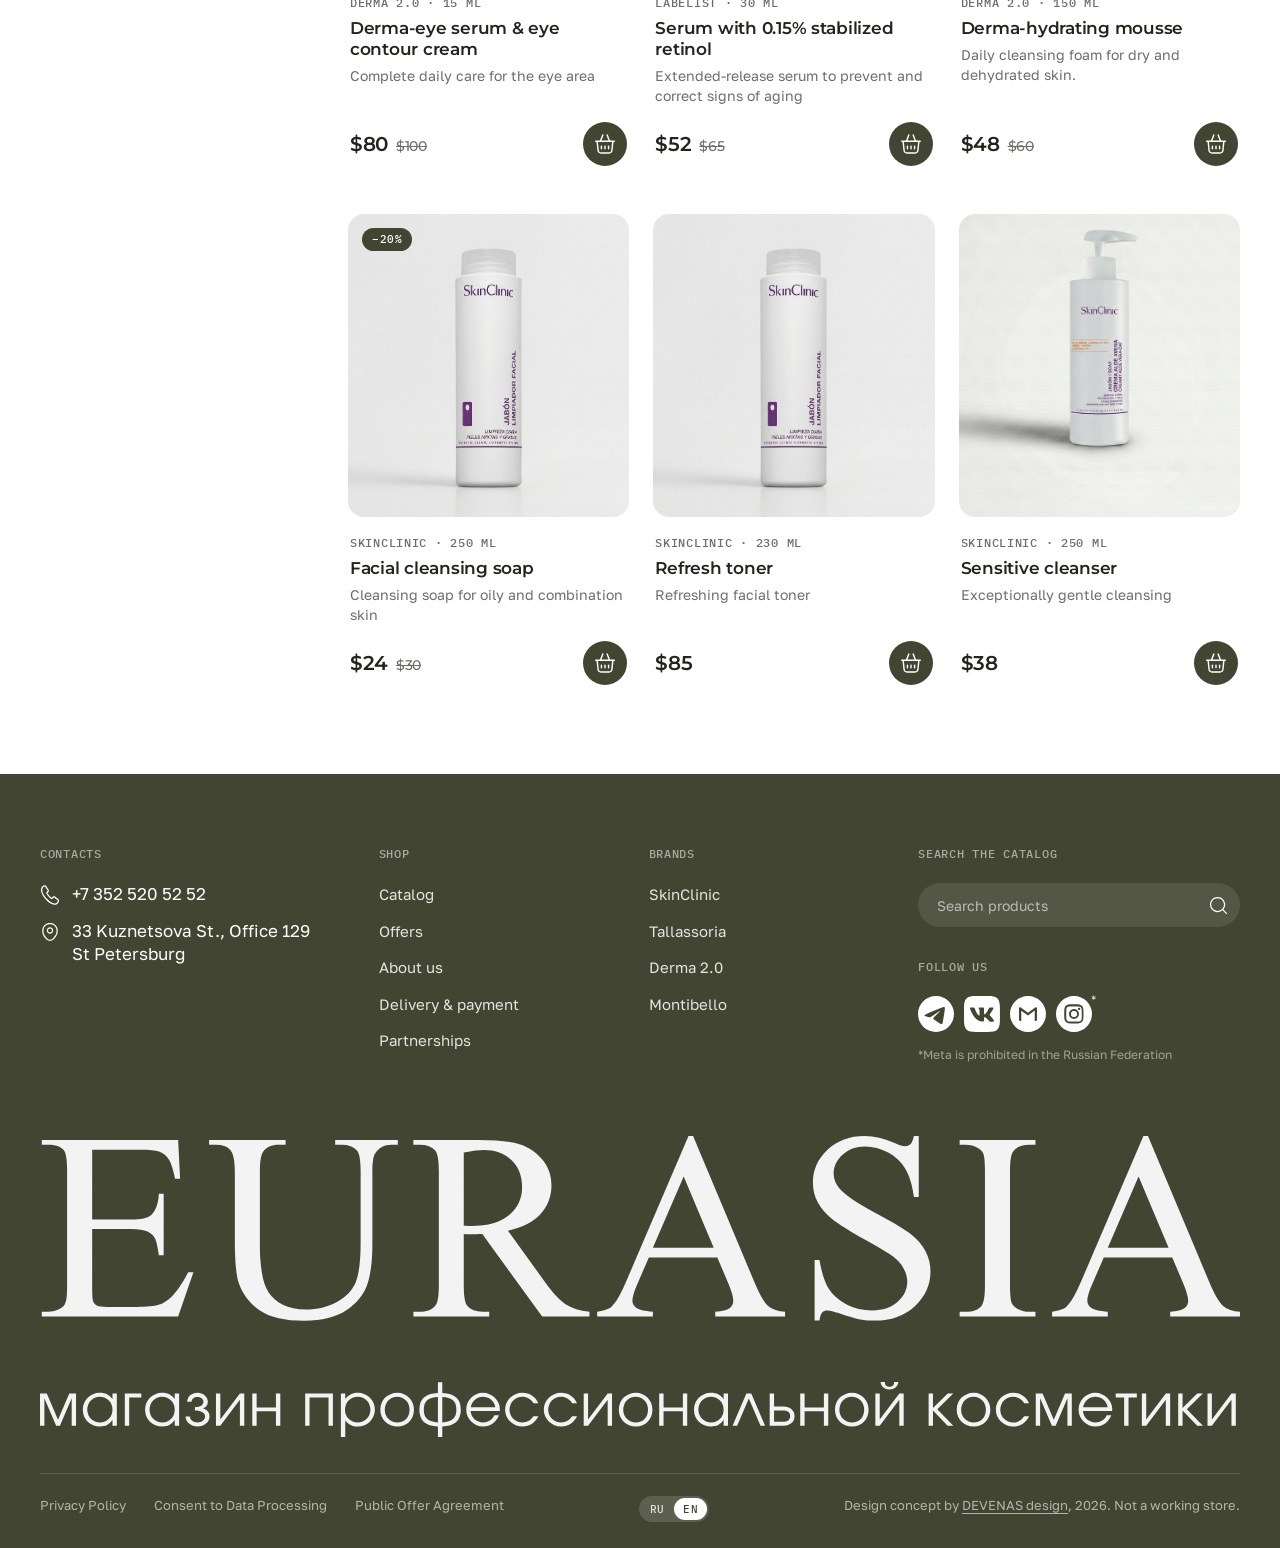
<file: catalog.html>
<!doctype html>
<html lang="en">
<head>
  <meta charset="utf-8">
  <meta name="viewport" content="width=device-width, initial-scale=1">
  <meta name="robots" content="noindex, nofollow">
  <title>Catalog — EURASIA</title>
  <meta name="description" content="Professional cosmetics catalog: SkinClinic, Montibello, Tallassoria, Derma 2.0.">
  <meta name="theme-color" content="#424532">
  <link rel="icon" href="assets/icons/logo-eurasia-wordmark.svg" type="image/svg+xml">
  <link rel="preconnect" href="https://fonts.googleapis.com">
  <link rel="preconnect" href="https://fonts.gstatic.com" crossorigin>
  <link href="https://fonts.googleapis.com/css2?family=Golos+Text:wght@400;500;600&family=IBM+Plex+Mono:wght@400;500&family=Montserrat:wght@500;600;700&display=swap" rel="stylesheet">
  <link rel="stylesheet" href="css/style.css?v=20261012">
</head>
<body data-page="catalog">
  <header id="site-header"></header>
  <main class="container">
    <nav class="breadcrumbs" aria-label="Breadcrumbs"><a href="index.html">Home</a><span class="sep">/</span><span aria-current="page" id="catalog-crumb">Catalog</span></nav>
    <div class="page-head">
      <div>
        <p class="label" id="catalog-count" aria-live="polite">&nbsp;</p>
        <h1 class="h1" id="catalog-title" style="margin-top:10px">Catalog</h1>
      </div>
      <div class="page-head__meta">
        <button class="btn btn--ghost catalog__filters-btn" type="button" id="filters-open"><img src="assets/icons/filters.svg" alt="">Filters</button>
        <label class="select">
          <span class="sr-only">Sort by</span>
          <select id="sort">
            <option value="">Featured</option>
            <option value="price-asc">Price: low to high</option>
            <option value="price-desc">Price: high to low</option>
            <option value="name">Name: A–Z</option>
          </select>
          <img src="assets/icons/caret.svg" alt="">
        </label>
      </div>
    </div>

    <div class="catalog">
      <aside class="filters-panel" aria-label="Filters">
        <form class="filters" id="filters">
          <div class="filters__top">
            <span class="drawer__title" style="font-size:24px">Filters</span>
            <button class="close-btn" type="button" id="filters-x" aria-label="Close filters"><img src="assets/icons/close-plus.svg" alt=""></button>
          </div>
          <div class="filters__scroll">
            <div class="filters__group">
              <button class="filters__head" type="button" aria-expanded="true" aria-controls="f-brands">Brand<img src="assets/icons/caret-menu.svg" alt=""></button>
              <div class="filters__list" id="f-brands"></div>
            </div>
            <div class="filters__group">
              <button class="filters__head" type="button" aria-expanded="true" aria-controls="f-cats">Category<img src="assets/icons/caret-menu.svg" alt=""></button>
              <div class="filters__list" id="f-cats"></div>
            </div>
            <div class="filters__group">
              <button class="filters__head" type="button" aria-expanded="false" aria-controls="f-price">Price<img src="assets/icons/caret-menu.svg" alt=""></button>
              <div class="filters__list" id="f-price" hidden>
                <div class="filters__price">
                  <input class="input" type="number" id="price-min" min="0" placeholder="From $" aria-label="Price from">
                  <input class="input" type="number" id="price-max" min="0" placeholder="To $" aria-label="Price to">
                </div>
              </div>
            </div>
          </div>
          <div class="filters__actions">
            <button class="filters__clear" type="button" id="filters-clear">Reset filters</button>
            <button class="btn filters__apply" type="submit" id="filters-apply">Show products</button>
          </div>
        </form>
      </aside>
      <div class="grid-products catalog__grid" id="catalog-grid"></div>
    </div>
  </main>
  <footer id="site-footer"></footer>
  <script src="js/i18n.js?v=20261012"></script>
  <script src="js/data.js?v=20261012"></script>
  <script src="js/app.js?v=20261012"></script>
</body>
</html>
</file>
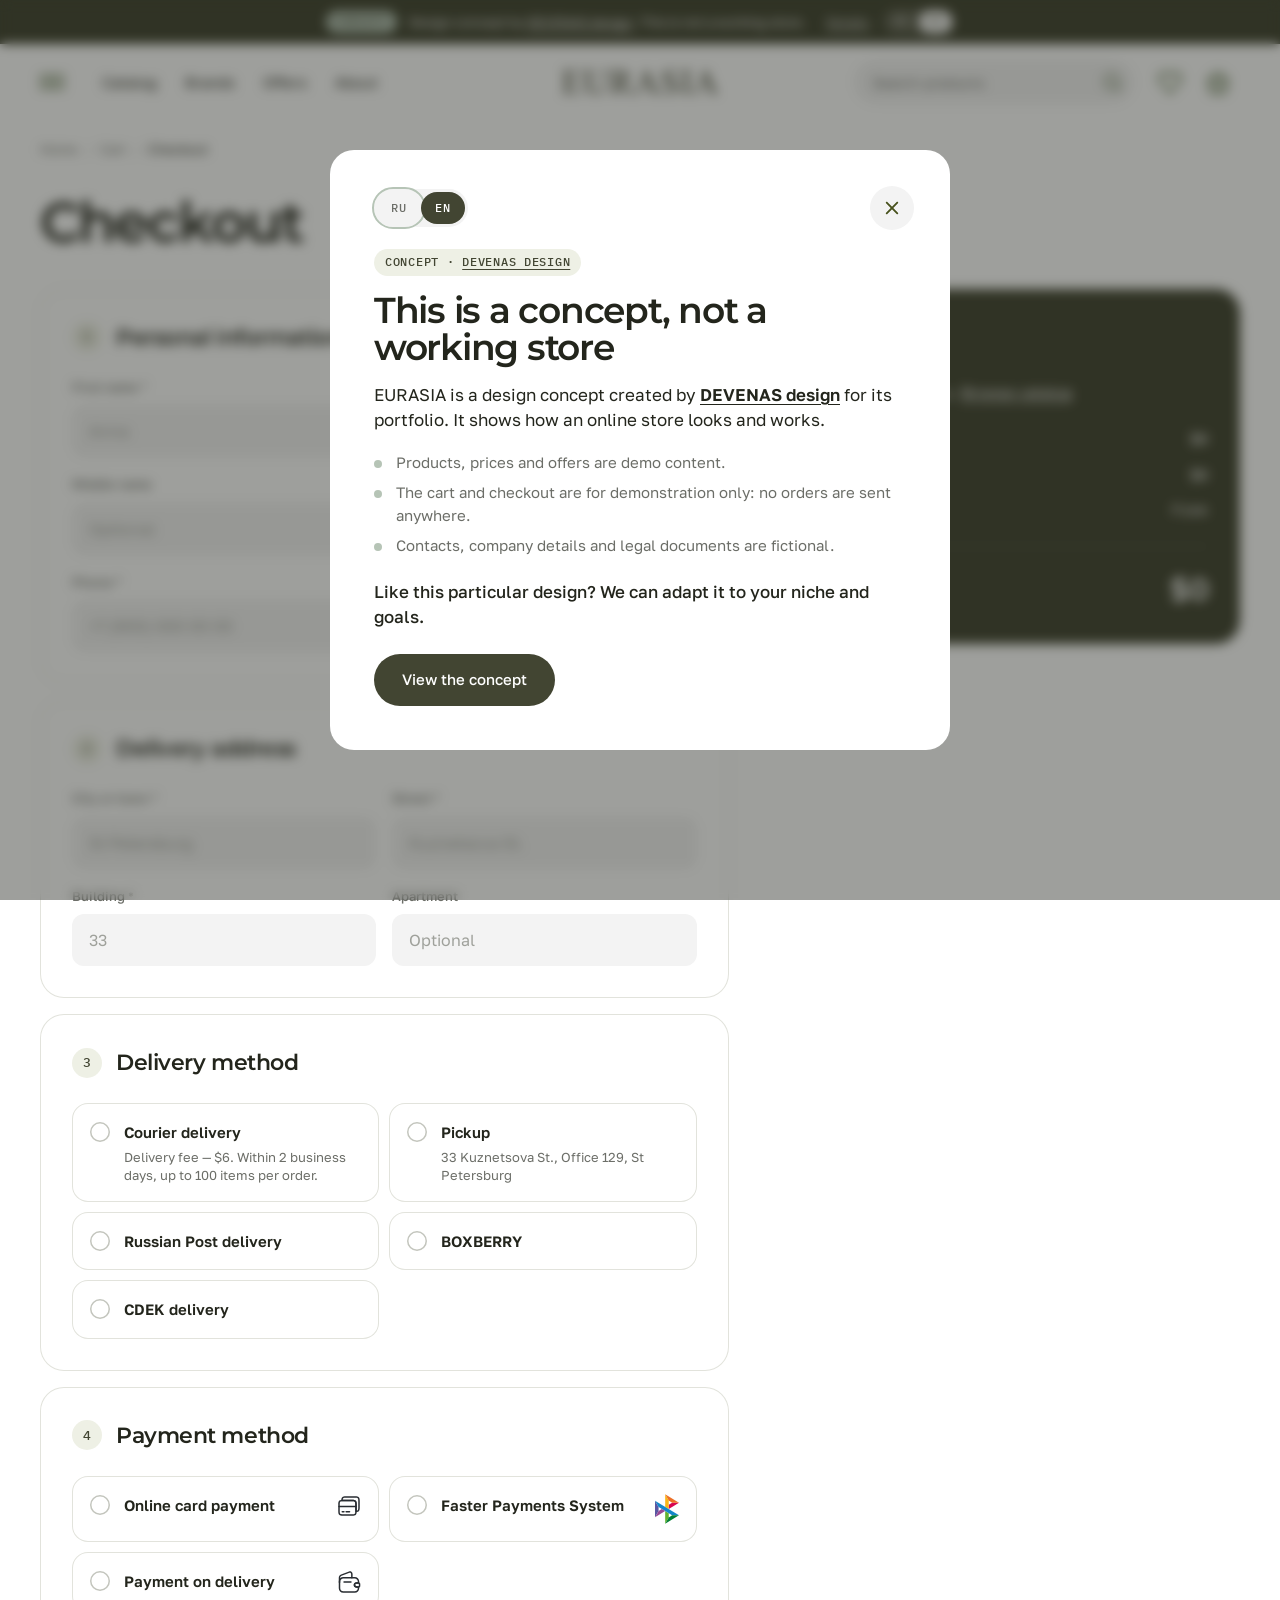
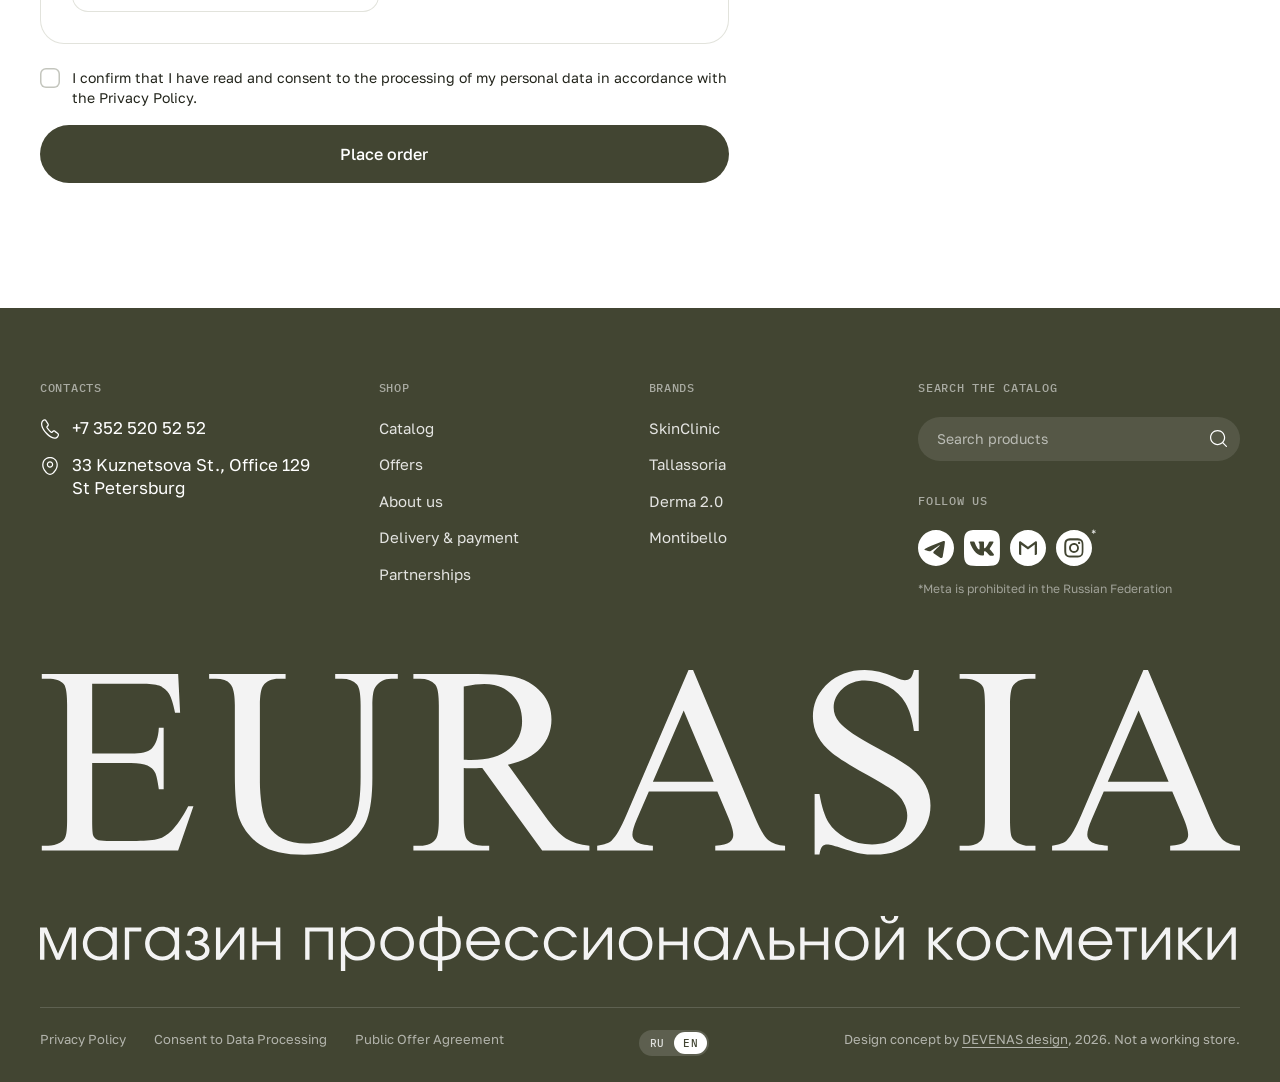
<file: checkout.html>
<!doctype html>
<html lang="en">
<head>
  <meta charset="utf-8">
  <meta name="viewport" content="width=device-width, initial-scale=1">
  <meta name="robots" content="noindex, nofollow">
  <title>Checkout — EURASIA</title>
  <meta name="description" content="Checkout at EURASIA.">
  <meta name="theme-color" content="#424532">
  <link rel="icon" href="assets/icons/logo-eurasia-wordmark.svg" type="image/svg+xml">
  <link rel="preconnect" href="https://fonts.googleapis.com">
  <link rel="preconnect" href="https://fonts.gstatic.com" crossorigin>
  <link href="https://fonts.googleapis.com/css2?family=Golos+Text:wght@400;500;600&family=IBM+Plex+Mono:wght@400;500&family=Montserrat:wght@500;600;700&display=swap" rel="stylesheet">
  <link rel="stylesheet" href="css/style.css?v=20261012">
</head>
<body data-page="checkout">
  <header id="site-header"></header>
  <main class="container">
    <nav class="breadcrumbs" aria-label="Breadcrumbs"><a href="index.html">Home</a><span class="sep">/</span><a href="cart.html">Cart</a><span class="sep">/</span><span aria-current="page">Checkout</span></nav>
    <div class="page-head"><h1 class="h1">Checkout</h1></div>
    <div class="checkout">
      <form class="checkout__form" id="checkout-form" novalidate>
        <fieldset class="step">
          <legend class="step__title"><span class="step__num">1</span>Personal information</legend>
          <div class="fields">
            <div class="field"><label for="f-first">First name *</label><input class="input" id="f-first" name="first" type="text" required autocomplete="given-name" placeholder="Anna"></div>
            <div class="field"><label for="f-last">Last name *</label><input class="input" id="f-last" name="last" type="text" required autocomplete="family-name" placeholder="Ivanova"></div>
            <div class="field field--full"><label for="f-middle">Middle name</label><input class="input" id="f-middle" name="middle" type="text" autocomplete="additional-name" placeholder="Optional"></div>
            <div class="field"><label for="f-phone">Phone *</label><input class="input" id="f-phone" name="phone" type="tel" required autocomplete="tel" placeholder="+7 (900) 000 00 00"></div>
            <div class="field"><label for="f-email">Email *</label><input class="input" id="f-email" name="email" type="email" required autocomplete="email" placeholder="name@example.com"></div>
          </div>
        </fieldset>

        <fieldset class="step">
          <legend class="step__title"><span class="step__num">2</span>Delivery address</legend>
          <div class="fields">
            <div class="field"><label for="f-city">City or town *</label><input class="input" id="f-city" name="city" type="text" required autocomplete="address-level2" placeholder="St Petersburg"></div>
            <div class="field"><label for="f-street">Street *</label><input class="input" id="f-street" name="street" type="text" required autocomplete="address-line1" placeholder="Kuznetsova St."></div>
            <div class="field"><label for="f-building">Building *</label><input class="input" id="f-building" name="building" type="text" required placeholder="33"></div>
            <div class="field"><label for="f-apt">Apartment</label><input class="input" id="f-apt" name="apartment" type="text" placeholder="Optional"></div>
          </div>
        </fieldset>

        <fieldset class="step">
          <legend class="step__title"><span class="step__num">3</span>Delivery method</legend>
          <div class="options">
            <label class="option"><input type="radio" name="delivery" value="courier"><span class="option__card"><span class="option__radio"></span><span class="option__text"><span class="option__name">Courier delivery</span><span class="option__note">Delivery fee — $6. Within 2 business days, up to 100 items per order.</span></span></span></label>
            <label class="option"><input type="radio" name="delivery" value="pickup"><span class="option__card"><span class="option__radio"></span><span class="option__text"><span class="option__name">Pickup</span><span class="option__note">33 Kuznetsova St., Office 129, St Petersburg</span></span></span></label>
            <label class="option"><input type="radio" name="delivery" value="post"><span class="option__card"><span class="option__radio"></span><span class="option__text"><span class="option__name">Russian Post delivery</span></span></span></label>
            <label class="option"><input type="radio" name="delivery" value="boxberry"><span class="option__card"><span class="option__radio"></span><span class="option__text"><span class="option__name">BOXBERRY</span></span></span></label>
            <label class="option"><input type="radio" name="delivery" value="cdek"><span class="option__card"><span class="option__radio"></span><span class="option__text"><span class="option__name">CDEK delivery</span></span></span></label>
          </div>
        </fieldset>

        <fieldset class="step">
          <legend class="step__title"><span class="step__num">4</span>Payment method</legend>
          <div class="options">
            <label class="option"><input type="radio" name="payment" value="card"><span class="option__card"><span class="option__radio"></span><span class="option__text"><span class="option__name">Online card payment</span></span><img class="option__icon" src="assets/icons/cards.svg" alt=""></span></label>
            <label class="option"><input type="radio" name="payment" value="sbp"><span class="option__card"><span class="option__radio"></span><span class="option__text"><span class="option__name">Faster Payments System</span></span><img class="option__icon option__icon--sbp" src="assets/icons/sbp.svg" alt=""></span></label>
            <label class="option"><input type="radio" name="payment" value="cod"><span class="option__card"><span class="option__radio"></span><span class="option__text"><span class="option__name">Payment on delivery</span></span><img class="option__icon" src="assets/icons/wallet.svg" alt=""></span></label>
          </div>
        </fieldset>

        <div class="checkout__submit">
          <label class="check"><input type="checkbox" id="consent"><span class="check__box"></span>I confirm that I have read and consent to the processing of my personal data in accordance with the Privacy Policy.</label>
          <button class="btn btn--block" type="submit">Place order</button>
          <p class="form-error" id="form-error" role="alert"></p>
        </div>
      </form>

      <aside class="checkout__aside">
        <div class="summary">
          <h2 class="summary__title">Your order</h2>
          <div class="order__items" id="order-items"></div>
          <div class="summary__rows">
            <div class="summary__row"><span id="o-pcs">Items</span><b id="o-items"></b></div>
            <div class="summary__row"><span>Discount</span><b id="o-discount"></b></div>
            <div class="summary__row"><span>Delivery</span><b id="o-delivery"></b></div>
          </div>
          <div class="summary__row summary__total"><span>Total</span><b id="o-total"></b></div>
        </div>
      </aside>
    </div>
  </main>
  <footer id="site-footer"></footer>
  <script src="js/i18n.js?v=20261012"></script>
  <script src="js/data.js?v=20261012"></script>
  <script src="js/app.js?v=20261012"></script>
</body>
</html>
</file>
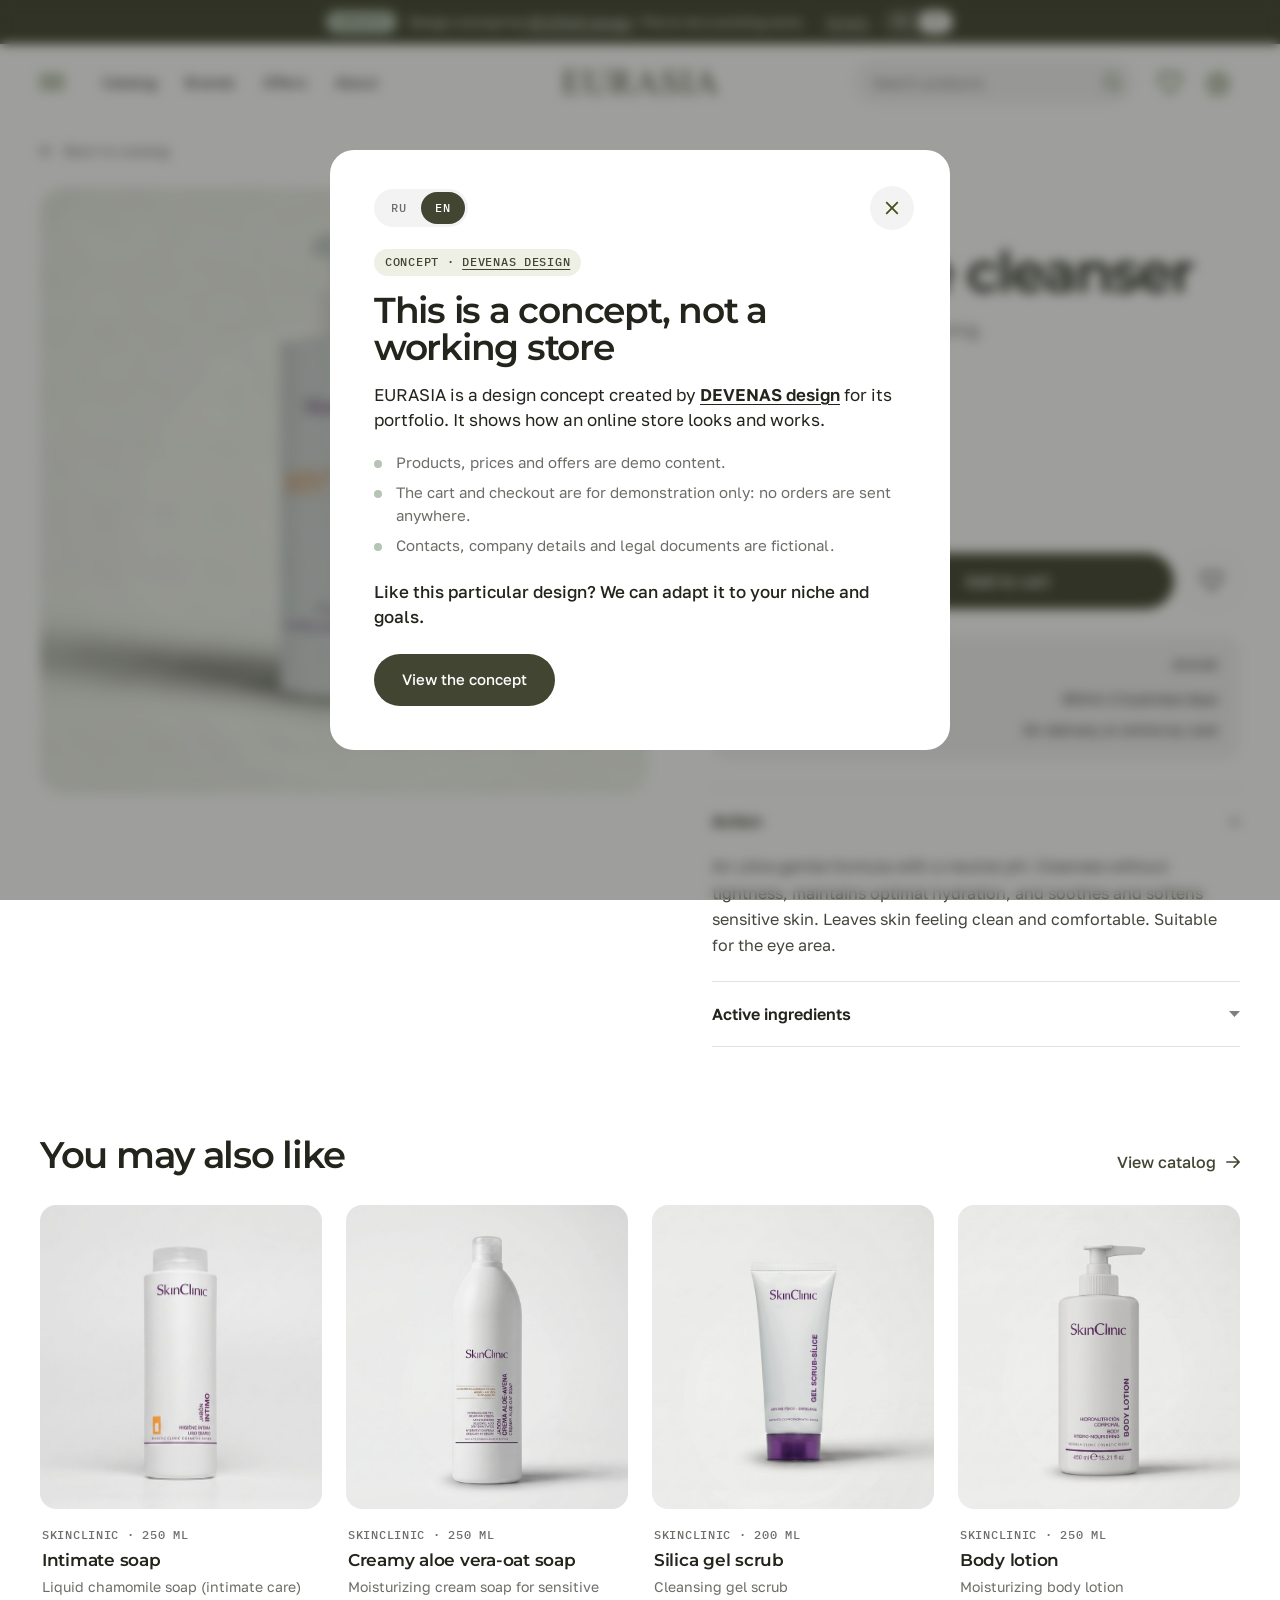
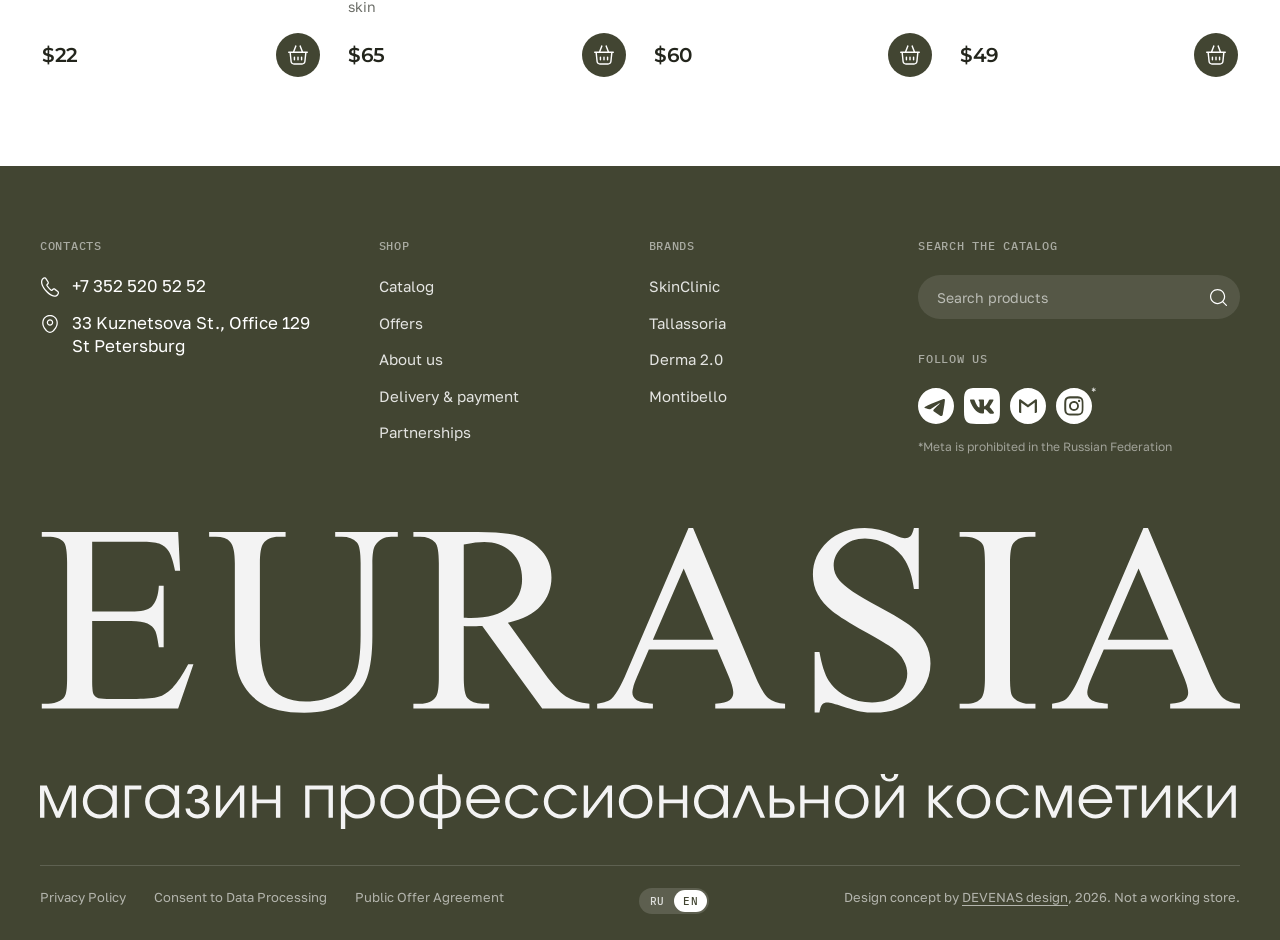
<file: product.html>
<!doctype html>
<html lang="en">
<head>
  <meta charset="utf-8">
  <meta name="viewport" content="width=device-width, initial-scale=1">
  <meta name="robots" content="noindex, nofollow">
  <title>Product — EURASIA</title>
  <meta name="description" content="Professional cosmetics by EURASIA.">
  <meta name="theme-color" content="#424532">
  <link rel="icon" href="assets/icons/logo-eurasia-wordmark.svg" type="image/svg+xml">
  <link rel="preconnect" href="https://fonts.googleapis.com">
  <link rel="preconnect" href="https://fonts.gstatic.com" crossorigin>
  <link href="https://fonts.googleapis.com/css2?family=Golos+Text:wght@400;500;600&family=IBM+Plex+Mono:wght@400;500&family=Montserrat:wght@500;600;700&display=swap" rel="stylesheet">
  <link rel="stylesheet" href="css/style.css?v=20261012">
</head>
<body data-page="product">
  <header id="site-header"></header>
  <main class="container">
    <a class="back" href="catalog.html" data-back>Back to catalog</a>
    <section class="product" id="product"></section>
    <section class="section" aria-labelledby="related-title">
      <div class="section-head"><h2 class="h2" id="related-title">You may also like</h2><a class="link" href="catalog.html">View catalog</a></div>
      <div class="grid-products grid-products--row" id="related-grid"></div>
    </section>
  </main>
  <footer id="site-footer"></footer>
  <script src="js/i18n.js?v=20261012"></script>
  <script src="js/data.js?v=20261012"></script>
  <script src="js/app.js?v=20261012"></script>
</body>
</html>
</file>
<file: css/style.css>
/* ==========================================================================
   EURASIA — магазин профессиональной косметики
   Palette (brand guideline): #424532 dark olive · #919390 grey · #B6C4B6 sage
                              #EEF0E5 cream · #F3F3F3 light
   Type:    Montserrat (display) · Golos Text (body) · IBM Plex Mono (labels)
   ========================================================================== */

:root {
  /* brand guideline palette */
  --olive: #424532;
  --grey: #919390;
  --sage: #b6c4b6;
  --lichen: #eef0e5;
  --porcelain: #f3f3f3;
  /* derived */
  --moss: #424532;
  --moss-deep: #33352a;
  --sage-soft: #b6c4b6;
  --graphite: #23251c;
  --stone: #6c6e68;
  --hairline: #e2e3dc;
  --white: #fff;
  --danger: #a3321f;

  --font-display: 'Montserrat', system-ui, sans-serif;
  --font-body: 'Golos Text', system-ui, -apple-system, 'Segoe UI', Arial, sans-serif;
  --font-mono: 'IBM Plex Mono', ui-monospace, 'SFMono-Regular', Menlo, monospace;

  --gutter: 40px;
  --gap: 24px;
  --radius: 16px;
  --radius-lg: 24px;
  --header-h: 76px;
  --section: clamp(72px, 7vw, 128px);
  --ease: cubic-bezier(.2, .7, .2, 1);
}

*, *::before, *::after { box-sizing: border-box; }

html { -webkit-text-size-adjust: 100%; scroll-behavior: smooth; }

body {
  margin: 0;
  font-family: var(--font-body);
  font-size: 16px;
  line-height: 1.5;
  color: var(--graphite);
  background: var(--white);
  -webkit-font-smoothing: antialiased;
  overflow-x: hidden;
}
body.is-locked { overflow: hidden; }

img { display: block; max-width: 100%; }
a { color: inherit; text-decoration: none; }
button { font: inherit; color: inherit; background: none; border: 0; padding: 0; cursor: pointer; }
input, select, textarea { font: inherit; color: inherit; }
h1, h2, h3, h4, p { margin: 0; }
ul, dl { margin: 0; padding: 0; list-style: none; }
:focus-visible { outline: 2px solid var(--sage); outline-offset: 3px; }

[hidden] { display: none !important; }

.sr-only {
  position: absolute; width: 1px; height: 1px; padding: 0; margin: -1px;
  overflow: hidden; clip: rect(0 0 0 0); white-space: nowrap; border: 0;
}

.container { width: 100%; padding-inline: var(--gutter); }

/* ---------- Type ---------- */

.h1, .h2 {
  font-family: var(--font-display);
  font-weight: 600;
  letter-spacing: -0.035em;
  line-height: 1.02;
  color: var(--graphite);
}
.h1 { font-size: clamp(40px, 4.4vw, 76px); }
.h2 { font-size: clamp(30px, 2.9vw, 48px); }

.label {
  font-family: var(--font-mono);
  font-size: 12px;
  font-weight: 500;
  line-height: 1.4;
  letter-spacing: .06em;
  text-transform: uppercase;
  color: var(--stone);
}

.link {
  display: inline-flex;
  align-items: center;
  gap: 10px;
  font-weight: 500;
  color: var(--olive);
  white-space: nowrap;
}
.link::after {
  content: '';
  width: 14px;
  height: 12px;
  background: currentColor;
  -webkit-mask: url('../assets/icons/arrow.svg') center / contain no-repeat;
  mask: url('../assets/icons/arrow.svg') center / contain no-repeat;
  transition: transform .25s var(--ease);
}
.link:hover::after { transform: translateX(4px); }
.text-link { text-decoration: underline; text-underline-offset: 3px; }

/* ---------- Buttons ---------- */

.btn {
  display: inline-flex;
  align-items: center;
  justify-content: center;
  gap: 12px;
  min-height: 52px;
  padding: 0 28px;
  border-radius: 999px;
  background: var(--olive);
  color: var(--white);
  font-size: 15px;
  font-weight: 500;
  line-height: 1;
  white-space: nowrap;
  transition: background-color .2s ease, color .2s ease, box-shadow .2s ease, transform .2s ease;
}
.btn:hover { background: var(--moss-deep); }
.btn:active { transform: translateY(1px); }
.btn[disabled] { opacity: .45; pointer-events: none; }
.btn--block { width: 100%; }
.btn--ghost { background: transparent; color: var(--graphite); box-shadow: inset 0 0 0 1px var(--hairline); }
.btn--ghost:hover { background: var(--porcelain); }
.btn--white { background: var(--white); color: var(--olive); }
.btn--white:hover { background: var(--lichen); }

/* ---------- Form controls ---------- */

.check {
  position: relative;
  display: inline-flex;
  align-items: flex-start;
  gap: 12px;
  cursor: pointer;
  font-size: 14px;
  line-height: 1.45;
  user-select: none;
}
.check input { position: absolute; opacity: 0; width: 1px; height: 1px; }
.check__box {
  position: relative;
  flex: 0 0 auto;
  width: 20px;
  height: 20px;
  border-radius: 6px;
  box-shadow: inset 0 0 0 1.5px #c3c5bd;
  background: var(--white);
  transition: background-color .15s ease, box-shadow .15s ease;
}
.check__box::after {
  content: '';
  position: absolute;
  inset: 0;
  background: var(--white);
  -webkit-mask: url('../assets/icons/check.svg') center / 11px 8px no-repeat;
  mask: url('../assets/icons/check.svg') center / 11px 8px no-repeat;
  opacity: 0;
  transform: scale(.6);
  transition: opacity .15s ease, transform .15s ease;
}
.check:hover .check__box { box-shadow: inset 0 0 0 1.5px var(--sage); }
.check input:checked + .check__box { background: var(--olive); box-shadow: none; }
.check input:checked + .check__box::after { opacity: 1; transform: none; }
.check input:focus-visible + .check__box { outline: 2px solid var(--sage); outline-offset: 2px; }
.check--center { align-items: center; }

.field { display: flex; flex-direction: column; gap: 8px; }
.field label { font-size: 13px; font-weight: 500; color: var(--stone); }
.input {
  width: 100%;
  height: 52px;
  padding: 0 16px;
  border: 1px solid transparent;
  border-radius: 12px;
  background: var(--porcelain);
  font-size: 16px;
  outline: 0;
  transition: border-color .2s ease, background-color .2s ease, box-shadow .2s ease;
}
.input::placeholder { color: #9fa19b; }
.input:hover { border-color: var(--hairline); }
.input:focus { background: var(--white); border-color: var(--olive); box-shadow: 0 0 0 4px rgba(182, 196, 182, .45); }
.field.is-invalid .input { border-color: var(--danger); background: #fcf5f3; }

.select { position: relative; display: inline-flex; align-items: center; }
.select select {
  appearance: none;
  -webkit-appearance: none;
  height: 44px;
  padding: 0 40px 0 18px;
  border: 1px solid var(--hairline);
  border-radius: 999px;
  background: var(--white);
  font-size: 14px;
  cursor: pointer;
  outline: 0;
}
.select select:focus-visible { border-color: var(--olive); }
.select img { position: absolute; right: 16px; width: 10px; height: 6px; transform: rotate(180deg); pointer-events: none; }

.qty {
  display: inline-flex;
  align-items: center;
  height: 40px;
  border-radius: 999px;
  box-shadow: inset 0 0 0 1px var(--hairline);
  background: var(--white);
}
.qty button { display: grid; place-items: center; width: 40px; height: 40px; border-radius: 50%; }
.qty button img { width: 18px; height: 18px; filter: brightness(0); opacity: .75; }
.qty button:hover:not(:disabled) img { opacity: 1; }
.qty button:disabled { cursor: default; }
.qty button:disabled img { opacity: .25; }
.qty output { min-width: 20px; text-align: center; font-family: var(--font-mono); font-size: 14px; }
.qty--lg { height: 56px; }
.qty--lg button { width: 50px; height: 56px; }

/* ---------- Header ---------- */

.site-header {
  position: sticky;
  top: 0;
  z-index: 50;
  background: rgba(255, 255, 255, .88);
  -webkit-backdrop-filter: saturate(1.4) blur(16px);
  backdrop-filter: saturate(1.4) blur(16px);
  transition: box-shadow .3s ease;
}
.site-header.is-scrolled { box-shadow: 0 1px 0 var(--hairline); }

.header {
  height: var(--header-h);
  display: grid;
  grid-template-columns: 1fr auto 1fr;
  align-items: center;
  gap: 24px;
}
.header__left { display: flex; align-items: center; gap: 28px; }
.header__burger { display: grid; place-items: center; width: 44px; height: 44px; margin-left: -10px; border-radius: 50%; transition: background-color .2s ease; }
.header__burger:hover { background: var(--porcelain); }
.header__burger img { width: 26px; height: 14px; }
.header__nav { display: flex; gap: 28px; font-size: 15px; }
.header__nav a { position: relative; padding: 6px 0; }
.header__nav a::after {
  content: '';
  position: absolute;
  left: 0; right: 0; bottom: 0;
  height: 1.5px;
  background: var(--olive);
  transform: scaleX(0);
  transform-origin: left;
  transition: transform .3s var(--ease);
}
.header__nav a:hover::after, .header__nav a[aria-current]::after { transform: scaleX(1); }
.header__logo { display: block; }
.header__logo img { display: block; width: 156px; height: auto; }
.header__right { display: flex; align-items: center; justify-content: flex-end; gap: 4px; }

.search { position: relative; display: flex; align-items: center; width: 280px; }
.header__right > .search { margin-right: 10px; }
.search input {
  width: 100%;
  height: 44px;
  padding: 0 46px 0 18px;
  border: 1px solid transparent;
  border-radius: 999px;
  background: var(--porcelain);
  font-size: 14px;
  outline: 0;
  transition: border-color .2s ease, background-color .2s ease;
}
.search input::placeholder { color: var(--stone); }
.search input:focus { background: var(--white); border-color: var(--olive); }
.search input::-webkit-search-cancel-button { display: none; }
.search button { position: absolute; right: 5px; display: grid; place-items: center; width: 34px; height: 34px; border-radius: 50%; }
.search button img { width: 17px; height: 17px; }

.icon-btn { position: relative; display: grid; place-items: center; width: 44px; height: 44px; border-radius: 50%; transition: background-color .2s ease; }
.icon-btn:hover { background: var(--porcelain); }
.icon-btn img { width: 24px; height: 23px; }
.icon-btn__badge {
  position: absolute;
  top: 3px;
  right: 1px;
  min-width: 19px;
  height: 19px;
  padding: 0 5px;
  border: 2px solid var(--white);
  border-radius: 10px;
  background: var(--olive);
  color: var(--white);
  font-family: var(--font-mono);
  font-size: 10px;
  font-weight: 500;
  line-height: 15px;
  text-align: center;
}
.icon-btn__badge[hidden] { display: none; }
.header__search-toggle { display: none; }

.mobile-search { display: none; padding-bottom: 14px; }
.mobile-search .search { width: 100%; }
.mobile-search.is-open { display: block; }

/* ---------- Page head ---------- */

.breadcrumbs {
  display: flex;
  flex-wrap: wrap;
  align-items: center;
  gap: 8px;
  padding-top: 20px;
  font-size: 13px;
  color: var(--stone);
}
.breadcrumbs a:hover { color: var(--graphite); }
.breadcrumbs .sep { opacity: .5; }
.breadcrumbs [aria-current] { color: var(--graphite); }

.page-head {
  display: flex;
  align-items: flex-end;
  justify-content: space-between;
  gap: 16px 24px;
  padding: clamp(24px, 2.6vw, 44px) 0 clamp(28px, 3vw, 44px);
}
.page-head__meta { display: flex; align-items: center; gap: 12px; }

/* ---------- Sections ---------- */

.section { padding-top: var(--section); }
.section-head {
  display: flex;
  align-items: flex-end;
  justify-content: space-between;
  gap: 16px 24px;
  margin-bottom: clamp(24px, 2.4vw, 40px);
}
.section-head .label { display: block; margin-bottom: 12px; }

/* ---------- Product card ---------- */

.grid-products {
  display: grid;
  grid-template-columns: repeat(4, minmax(0, 1fr));
  gap: 48px var(--gap);
}

.card { position: relative; display: flex; flex-direction: column; min-width: 0; }

.card__media {
  position: relative;
  display: block;
  aspect-ratio: 1 / 1.08;
  overflow: hidden;
  border-radius: var(--radius);
  background: var(--porcelain);
  isolation: isolate;
}
.card__media img {
  position: absolute;
  inset: 0;
  width: 100%;
  height: 100%;
  object-fit: cover;
  mix-blend-mode: multiply;
  transition: transform .7s var(--ease);
}
.card__media img.is-crop { inset: auto; left: var(--l); top: var(--t); width: var(--w); height: auto; max-width: none; }
.card:hover .card__media img { transform: scale(1.04); }

.badge {
  position: absolute;
  top: 14px;
  left: 14px;
  z-index: 1;
  padding: 6px 10px;
  border-radius: 999px;
  font-family: var(--font-mono);
  font-size: 11px;
  font-weight: 500;
  line-height: 1;
  letter-spacing: .05em;
  text-transform: uppercase;
  pointer-events: none;
}
.badge--new { background: var(--white); color: var(--olive); }
.badge--sale { background: var(--olive); color: var(--white); }

.card__fav {
  position: absolute;
  top: 10px;
  right: 10px;
  z-index: 2;
  display: grid;
  place-items: center;
  width: 40px;
  height: 40px;
  border-radius: 50%;
  background: rgba(255, 255, 255, .92);
  opacity: 0;
  transform: translateY(-4px);
  transition: opacity .25s ease, transform .25s var(--ease), background-color .2s ease;
}
.card:hover .card__fav, .card__fav:focus-visible, .card__fav.is-active { opacity: 1; transform: none; }
.card__fav img { width: 19px; height: 17px; }
.fav-toggle .on { display: none; }
.fav-toggle.is-active .on { display: block; }
.fav-toggle.is-active .off { display: none; }

.card__body { display: flex; flex-direction: column; gap: 6px; padding: 18px 2px 0; flex: 1 1 auto; }
.card__title {
  font-family: var(--font-display);
  font-size: 17px;
  font-weight: 600;
  line-height: 1.25;
  letter-spacing: -0.015em;
}
.card__title a:hover { color: var(--olive); }
.card__sub {
  font-size: 14px;
  line-height: 1.4;
  color: var(--stone);
  display: -webkit-box;
  -webkit-line-clamp: 2;
  -webkit-box-orient: vertical;
  overflow: hidden;
}
.card__foot { display: flex; align-items: center; justify-content: space-between; gap: 12px; padding: 16px 2px 0; }

.price { display: flex; align-items: baseline; flex-wrap: wrap; gap: 2px 8px; font-family: var(--font-display); font-weight: 600; letter-spacing: -0.02em; }
.price__now { font-size: 20px; }
.price__old { font-size: 14px; font-weight: 500; color: var(--stone); text-decoration: line-through; }
.price--lg .price__now { font-size: 34px; }
.price--lg .price__old { font-size: 18px; }

.card__add {
  display: grid;
  place-items: center;
  width: 44px;
  height: 44px;
  flex: 0 0 auto;
  border-radius: 50%;
  background: var(--olive);
  transition: background-color .2s ease, transform .2s var(--ease);
}
.card__add:hover { background: var(--moss-deep); transform: scale(1.06); }
.card__add img { width: 20px; height: 20px; }
.card__add.is-done { background: var(--sage); }

/* ---------- Hero ---------- */

.hero {
  position: relative;
  height: clamp(620px, calc(100vh - var(--header-h) - 16px), 920px);
  overflow: hidden;
  border-radius: var(--radius-lg);
  background: #e7e7e2;
  isolation: isolate;
}
.hero__photo {
  position: absolute;
  top: 0;
  right: 0;
  width: 76%;
  height: 100%;
  object-fit: cover;
  object-position: 40% 20%;
  z-index: -2;
}
.hero::after {
  content: '';
  position: absolute;
  inset: 0;
  z-index: -1;
  background:
    linear-gradient(90deg, #e7e7e2 0%, #e7e7e2 24%, rgba(231, 231, 226, 0) 46%),
    linear-gradient(0deg, rgba(40, 42, 30, .22) 0%, rgba(40, 42, 30, 0) 34%);
}
.hero__brand {
  position: absolute;
  top: clamp(20px, 2.6vw, 44px);
  left: clamp(24px, 3vw, 48px);
  right: clamp(24px, 3vw, 48px);
  display: flex;
  flex-direction: column;
  gap: clamp(14px, 1.4vw, 24px);
  pointer-events: none;
}
.hero__wordmark { margin: 0; }
.hero__wordmark img {
  width: 100%;
  height: auto;
  animation: reveal 1.3s var(--ease) both;
}
@keyframes reveal {
  from { clip-path: inset(0 100% 0 0); opacity: .2; }
  to { clip-path: inset(0 0 0 0); opacity: 1; }
}
.hero__tag.label { color: var(--olive); font-size: 13px; letter-spacing: .16em; animation: fade 1s .6s var(--ease) both; }
@keyframes fade { from { opacity: 0; transform: translateY(6px); } to { opacity: 1; transform: none; } }

.hero__bottom {
  position: absolute;
  left: clamp(24px, 3vw, 48px);
  right: clamp(24px, 3vw, 48px);
  bottom: clamp(24px, 3vw, 48px);
  display: flex;
  align-items: flex-end;
  justify-content: space-between;
  gap: 32px;
}
.hero__intro { max-width: 440px; }
.hero__lead { font-size: clamp(16px, 1.2vw, 19px); line-height: 1.5; }
.hero__actions { display: flex; flex-wrap: wrap; gap: 10px; margin-top: 24px; }
.hero__actions .btn--ghost { background: rgba(255, 255, 255, .6); box-shadow: none; -webkit-backdrop-filter: blur(8px); backdrop-filter: blur(8px); }
.hero__actions .btn--ghost:hover { background: var(--white); }

.hero-card {
  display: grid;
  grid-template-columns: 112px 1fr;
  gap: 16px;
  width: 400px;
  padding: 12px;
  border-radius: 20px;
  background: rgba(255, 255, 255, .74);
  -webkit-backdrop-filter: blur(18px) saturate(1.2);
  backdrop-filter: blur(18px) saturate(1.2);
  box-shadow: 0 24px 60px -24px rgba(26, 27, 20, .4);
}
.hero-card__media { position: relative; aspect-ratio: 1; overflow: hidden; border-radius: 12px; }
.hero-card__media img { width: 100%; height: 100%; object-fit: cover; }
.hero-card__body { display: flex; flex-direction: column; justify-content: space-between; gap: 8px; padding: 4px 4px 0 0; min-width: 0; }
.hero-card__title { margin-top: 6px; font-family: var(--font-display); font-size: 16px; font-weight: 600; line-height: 1.2; letter-spacing: -0.01em; }
.hero-card__title a:hover { color: var(--olive); }
.hero-card__row { display: flex; align-items: center; justify-content: space-between; }
.hero-card .card__add { width: 40px; height: 40px; }

/* ---------- Home: brands ---------- */

.brand-tiles { display: grid; grid-template-columns: repeat(2, minmax(0, 1fr)); gap: var(--gap); }
.brand-tile {
  position: relative;
  display: block;
  height: clamp(240px, 22vw, 420px);
  overflow: hidden;
  border-radius: var(--radius-lg);
  color: var(--white);
  isolation: isolate;
}
.brand-tile__img { position: absolute; inset: 0; width: 100%; height: 100%; object-fit: cover; z-index: -1; transition: transform .9s var(--ease); }
.brand-tile__img.is-crop { inset: auto; left: var(--l); top: var(--t); width: var(--w); height: auto; max-width: none; }
.brand-tile:hover .brand-tile__img { transform: scale(1.05); }
.brand-tile__foot {
  position: absolute;
  left: 0; right: 0; bottom: 0;
  display: flex;
  align-items: flex-end;
  justify-content: space-between;
  gap: 16px;
  padding: 28px 32px;
  background: linear-gradient(0deg, rgba(40, 42, 30, .38), rgba(40, 42, 30, 0));
}
.brand-tile__name { font-family: var(--font-display); font-size: clamp(26px, 2.4vw, 40px); font-weight: 600; letter-spacing: -0.03em; line-height: 1; }
.brand-tile .link { color: var(--white); }
.brand-tile--dark { color: var(--olive); }
.brand-tile--dark .brand-tile__foot { background: linear-gradient(0deg, rgba(243, 243, 243, .55), rgba(243, 243, 243, 0)); }
.brand-tile--dark .link { color: var(--olive); }

/* ---------- Home: about ---------- */

.about {
  display: grid;
  grid-template-columns: minmax(0, 1fr) minmax(0, 1fr);
  gap: clamp(32px, 4vw, 80px);
  padding: clamp(24px, 4vw, 64px);
  border-radius: var(--radius-lg);
  background: var(--moss);
  color: var(--white);
}
.about__text { display: flex; flex-direction: column; justify-content: space-between; gap: 40px; }
.about .label { color: var(--sage-soft); }
.about__statement {
  margin-top: 20px;
  font-family: var(--font-display);
  font-size: clamp(24px, 2.2vw, 38px);
  font-weight: 500;
  line-height: 1.22;
  letter-spacing: -0.025em;
}
.about .link { margin-top: 28px; color: var(--white); }
.about__facts { display: grid; grid-template-columns: repeat(3, 1fr); gap: 24px; padding-top: 28px; border-top: 1px solid rgba(255, 255, 255, .18); }
.about__facts dt { font-family: var(--font-display); font-size: clamp(24px, 2vw, 34px); font-weight: 600; letter-spacing: -0.03em; line-height: 1.1; }
.about__facts dd { margin: 6px 0 0; font-size: 14px; color: rgba(255, 255, 255, .72); }
.about__photo { width: 100%; height: 100%; min-height: 440px; object-fit: cover; border-radius: var(--radius); }

/* ---------- Home: collections ---------- */

.collections { display: grid; grid-template-columns: repeat(3, minmax(0, 1fr)); gap: var(--gap); }
.collection {
  position: relative;
  display: block;
  aspect-ratio: 4 / 4.6;
  overflow: hidden;
  border-radius: var(--radius-lg);
  color: var(--white);
  background: var(--porcelain);
  isolation: isolate;
}
.collection img { position: absolute; inset: 0; width: 100%; height: 100%; object-fit: cover; z-index: -2; transition: transform .9s var(--ease); }
.collection::after { content: ''; position: absolute; inset: 0; z-index: -1; background: linear-gradient(180deg, rgba(40, 42, 30, 0) 45%, rgba(40, 42, 30, .62)); }
.collection:hover img { transform: scale(1.05); }
.collection__body { position: absolute; left: 28px; right: 28px; bottom: 26px; display: flex; flex-direction: column; align-items: flex-start; gap: 14px; }
.collection__name { font-family: var(--font-display); font-size: clamp(26px, 2.2vw, 36px); font-weight: 600; line-height: 1.05; letter-spacing: -0.03em; }
.collection .link { color: var(--white); }

/* ---------- Subscribe ---------- */

.subscribe { padding-top: var(--section); }
.subscribe__panel {
  display: grid;
  grid-template-columns: minmax(0, 1fr) minmax(0, 580px);
  gap: 32px 80px;
  align-items: center;
  padding: clamp(24px, 4vw, 64px);
  border-radius: var(--radius-lg);
  background: var(--lichen);
}
.subscribe__lead { margin-top: 16px; max-width: 460px; color: var(--stone); font-size: 17px; }
.subscribe__row { display: flex; gap: 8px; padding: 6px; border-radius: 999px; background: var(--white); }
.subscribe__row input { flex: 1; min-width: 0; height: 52px; padding: 0 20px; border: 0; border-radius: 999px; background: transparent; font-size: 16px; outline: 0; }
.subscribe__consent { margin-top: 16px; color: var(--stone); font-size: 13px; }
.subscribe__msg { min-height: 20px; margin-top: 10px; font-size: 14px; color: var(--olive); }
.subscribe__msg.is-error, .form-error { color: var(--danger); }

/* ---------- Footer ---------- */

.site-footer {
  margin-top: var(--section);
  background: var(--olive);
  color: var(--white);
  overflow: hidden;
}
.footer__top {
  display: grid;
  grid-template-columns: 1.3fr 1fr 1fr 1.4fr;
  gap: 40px;
  padding-top: 72px;
}
.footer__col { display: flex; flex-direction: column; align-items: flex-start; gap: 14px; font-size: 15px; }
.footer__col .label { margin-bottom: 6px; color: rgba(255, 255, 255, .55); }
.footer__col a { color: rgba(255, 255, 255, .86); transition: color .2s ease; }
.footer__col a:hover { color: var(--white); }
.footer__contact { display: flex; gap: 12px; align-items: flex-start; font-size: 17px; line-height: 1.35; }
.footer__col .footer__contact { color: var(--white); }
.footer__contact img { flex: 0 0 auto; width: 20px; height: 20px; margin-top: 2px; object-fit: contain; }
.footer__side .search { width: 100%; max-width: 360px; }
.footer__side .search input { background: rgba(255, 255, 255, .1); color: var(--white); }
.footer__side .search input::placeholder { color: rgba(255, 255, 255, .6); }
.footer__side .search input:focus { background: rgba(255, 255, 255, .16); border-color: rgba(255, 255, 255, .5); }
.socials { display: flex; gap: 10px; }
.socials a { position: relative; display: block; width: 36px; height: 36px; transition: transform .2s var(--ease); }
.socials a:hover { transform: translateY(-2px); }
.socials img { width: 36px; height: 36px; }
.socials .star { position: absolute; top: -2px; right: -4px; font-size: 12px; line-height: 1; }
.footer__note { font-size: 12px; color: rgba(255, 255, 255, .5); }

.footer__logo { display: block; width: 100%; height: auto; margin-top: 72px; }

.footer__bottom {
  display: flex;
  flex-wrap: wrap;
  justify-content: space-between;
  gap: 12px 32px;
  margin-top: 36px;
  padding-top: 22px;
  padding-bottom: 26px;
  border-top: 1px solid rgba(255, 255, 255, .15);
  font-size: 13px;
  color: rgba(255, 255, 255, .6);
}
.footer__legal { display: flex; flex-wrap: wrap; gap: 8px 28px; }
.footer__legal a:hover { color: var(--white); }

/* ---------- Overlays ---------- */

.overlay {
  position: fixed;
  inset: 0;
  z-index: 100;
  opacity: 0;
  visibility: hidden;
  background: rgba(26, 27, 20, .42);
  -webkit-backdrop-filter: blur(6px);
  backdrop-filter: blur(6px);
  transition: opacity .35s ease, visibility .35s ease;
}
.overlay.is-open { opacity: 1; visibility: visible; }
.modal-overlay { display: grid; grid-template-columns: minmax(0, 1fr); place-items: center; padding: 16px; }
.modal-overlay > .modal { justify-self: center; }

.drawer {
  position: fixed;
  top: 12px;
  bottom: 12px;
  z-index: 101;
  display: flex;
  flex-direction: column;
  width: min(480px, calc(100vw - 24px));
  border-radius: var(--radius-lg);
  background: var(--white);
  overflow: hidden;
  transition: transform .45s var(--ease);
}
.drawer__head { display: flex; align-items: center; justify-content: space-between; gap: 16px; padding: 24px 24px 20px 32px; }
.drawer__body { flex: 1; overflow-y: auto; padding: 0 32px 24px; }
.drawer__foot { display: flex; flex-direction: column; gap: 12px; padding: 20px 32px 28px; border-top: 1px solid var(--hairline); }

.close-btn { display: grid; place-items: center; width: 44px; height: 44px; flex: 0 0 auto; border-radius: 50%; background: var(--porcelain); transition: background-color .2s ease, transform .3s var(--ease); }
.close-btn:hover { background: var(--lichen); transform: rotate(90deg); }
.close-btn img { width: 30px; height: 30px; transform: rotate(45deg); }

.menu { left: 12px; transform: translateX(calc(-100% - 24px)); }
.menu.is-open { transform: none; }
.menu__logo img { display: block; width: 168px; height: auto; }
.menu__item { border-bottom: 1px solid var(--hairline); }
.menu__link, .menu__toggle {
  display: flex;
  align-items: center;
  justify-content: space-between;
  width: 100%;
  padding: 18px 0;
  font-family: var(--font-display);
  font-size: 22px;
  font-weight: 500;
  letter-spacing: -0.02em;
  text-align: left;
  transition: color .2s ease;
}
.menu__link:hover, .menu__toggle:hover { color: var(--olive); }
.menu__toggle img { width: 11px; height: 6px; transform: rotate(180deg); transition: transform .3s var(--ease); }
.menu__toggle[aria-expanded="true"] img { transform: none; }
.menu__sub { display: none; flex-direction: column; gap: 12px; padding: 0 0 20px; font-size: 15px; color: var(--stone); }
.menu__sub.is-open { display: flex; }
.menu__sub a:hover { color: var(--olive); }
.menu .footer__note { color: var(--stone); }
.menu .socials .star { color: var(--olive); }

.fav { right: 12px; transform: translateX(calc(100% + 24px)); }
.fav.is-open { transform: none; }
.drawer__title { font-family: var(--font-display); font-size: 28px; font-weight: 600; letter-spacing: -0.03em; }
.drawer__count { margin-left: 8px; font-family: var(--font-mono); font-size: 13px; font-weight: 400; letter-spacing: 0; color: var(--stone); }

.empty { display: flex; flex-direction: column; align-items: flex-start; gap: 12px; padding: 32px 0; }
.empty__title { font-family: var(--font-display); font-size: 22px; font-weight: 600; letter-spacing: -0.02em; }
.empty p { color: var(--stone); }
.empty .btn { margin-top: 8px; }

.modal {
  position: relative;
  width: 560px;
  max-width: 100%;
  padding: 48px;
  border-radius: var(--radius-lg);
  background: var(--white);
  transform: translateY(16px) scale(.98);
  transition: transform .4s var(--ease);
}
.modal-overlay.is-open .modal { transform: none; }
.modal__close { position: absolute; top: 20px; right: 20px; }
.modal__logo { display: block; width: 150px; height: auto; }
.modal__mark { display: grid; place-items: center; width: 56px; height: 56px; margin-top: 40px; border-radius: 50%; background: var(--lichen); }
.modal__mark::after {
  content: '';
  width: 22px;
  height: 16px;
  background: var(--olive);
  -webkit-mask: url('../assets/icons/check.svg') center / contain no-repeat;
  mask: url('../assets/icons/check.svg') center / contain no-repeat;
}
.modal__title { margin-top: 24px; }
.modal__text { margin-top: 14px; max-width: 400px; font-size: 17px; color: var(--stone); }
.modal .btn { margin-top: 32px; }

.toast {
  position: fixed;
  left: 50%;
  bottom: 24px;
  z-index: 120;
  display: flex;
  align-items: center;
  gap: 20px;
  padding: 8px 8px 8px 22px;
  border-radius: 999px;
  background: var(--graphite);
  color: var(--white);
  font-size: 14px;
  box-shadow: 0 16px 40px -12px rgba(0, 0, 0, .4);
  opacity: 0;
  visibility: hidden;
  transform: translate(-50%, 16px);
  transition: opacity .3s ease, transform .4s var(--ease), visibility .3s ease;
}
.toast.is-visible { opacity: 1; visibility: visible; transform: translate(-50%, 0); }
.toast .btn { min-height: 38px; padding: 0 16px; font-size: 13px; }

/* ---------- Line items ---------- */

.line {
  display: grid;
  grid-template-columns: 104px minmax(0, 1fr) auto;
  gap: 20px;
  padding: 20px 0;
  border-bottom: 1px solid var(--hairline);
}
.line__img { position: relative; display: block; width: 104px; height: 112px; overflow: hidden; border-radius: 12px; background: var(--porcelain); }
.line__img img { width: 100%; height: 100%; object-fit: cover; mix-blend-mode: multiply; }
.line__info { display: flex; flex-direction: column; align-items: flex-start; gap: 6px; min-width: 0; }
.line__title { font-family: var(--font-display); font-size: 17px; font-weight: 600; line-height: 1.25; letter-spacing: -0.015em; }
.line__title a:hover { color: var(--olive); }
.line__info .qty { margin-top: auto; }
.line__side { display: flex; flex-direction: column; align-items: flex-end; justify-content: space-between; gap: 12px; }
.line__side .price { justify-content: flex-end; }
.line__side .price__now { font-size: 18px; }
.line__actions { display: flex; align-items: center; gap: 2px; margin-right: -8px; }
.line__actions > button { display: grid; place-items: center; width: 36px; height: 36px; border-radius: 50%; transition: background-color .2s ease; }
.line__actions > button:hover { background: var(--porcelain); }
.line__actions img { width: 20px; height: 20px; filter: brightness(0); opacity: .55; }
.line__actions > button:hover img { opacity: 1; }
.line__actions .fav-toggle img.on { width: 20px; height: 18px; filter: none; opacity: 1; }
.line__actions .check { padding: 8px; }

.line--dark { grid-template-columns: 72px minmax(0, 1fr) auto; gap: 16px; padding: 16px 0; border-color: rgba(255, 255, 255, .14); }
.line--dark .line__img { width: 72px; height: 78px; background: var(--white); }
.line--dark .line__title { font-size: 15px; }
.line--dark .label { color: rgba(255, 255, 255, .6); }
.line--dark .price__old { color: rgba(255, 255, 255, .55); }
.line--dark .qty { height: 34px; background: transparent; box-shadow: inset 0 0 0 1px rgba(255, 255, 255, .25); }
.line--dark .qty button { width: 34px; height: 34px; }
.line--dark .qty button img { width: 16px; height: 16px; filter: none; }
.line--dark .line__actions > button:hover { background: rgba(255, 255, 255, .1); }
.line--dark .line__actions img { filter: none; opacity: .7; }

/* ---------- Summary panel ---------- */

.summary {
  display: flex;
  flex-direction: column;
  gap: 24px;
  padding: 32px;
  border-radius: var(--radius-lg);
  background: var(--moss);
  color: var(--white);
}
.summary__title { font-family: var(--font-display); font-size: 24px; font-weight: 600; letter-spacing: -0.02em; }
.summary__rows { display: flex; flex-direction: column; gap: 12px; }
.summary__row { display: flex; justify-content: space-between; align-items: baseline; gap: 16px; font-size: 15px; color: rgba(255, 255, 255, .78); }
.summary__row b { font-family: var(--font-mono); font-size: 15px; font-weight: 500; color: var(--white); }
.summary__total { padding-top: 20px; border-top: 1px solid rgba(255, 255, 255, .18); color: var(--white); font-size: 17px; font-weight: 500; }
.summary__total b { font-family: var(--font-display); font-size: 30px; font-weight: 600; letter-spacing: -0.02em; }
.summary .label { color: rgba(255, 255, 255, .6); }

.promo__field { display: flex; gap: 6px; margin-top: 10px; padding: 5px; border-radius: 999px; background: rgba(255, 255, 255, .12); }
.promo__field input { flex: 1; min-width: 0; height: 42px; padding: 0 16px; border: 0; background: transparent; color: var(--white); font-size: 15px; outline: 0; }
.promo__field input::placeholder { color: rgba(255, 255, 255, .55); }
.promo__field button { display: grid; place-items: center; width: 42px; height: 42px; border-radius: 50%; background: var(--white); }
.promo__field button img { width: 18px; height: 18px; filter: brightness(0); opacity: .8; }
.promo__msg { min-height: 20px; margin-top: 8px; font-size: 13px; color: var(--sage-soft); }

/* ---------- Catalog ---------- */

.catalog { display: grid; grid-template-columns: 260px minmax(0, 1fr); gap: 48px; align-items: start; }
.catalog__grid { grid-template-columns: repeat(4, minmax(0, 1fr)); }
.catalog__empty { grid-column: 1 / -1; }
.catalog__filters-btn { display: none; }
.catalog__filters-btn img { width: 16px; height: 16px; }

.filters-panel { position: sticky; top: calc(var(--header-h) + 16px); }
.filters { display: flex; flex-direction: column; }
.filters__top { display: none; }
.filters__group { border-bottom: 1px solid var(--hairline); }
.filters__group:first-child { border-top: 1px solid var(--hairline); }
.filters__head {
  display: flex;
  align-items: center;
  justify-content: space-between;
  width: 100%;
  padding: 18px 0;
  font-size: 15px;
  font-weight: 600;
  text-align: left;
}
.filters__head img { width: 11px; height: 6px; transform: rotate(180deg); transition: transform .3s var(--ease); }
.filters__head[aria-expanded="true"] img { transform: none; }
.filters__list { display: flex; flex-direction: column; gap: 12px; padding-bottom: 22px; }
.filters__list[hidden] { display: none; }
.filters__price { display: grid; grid-template-columns: 1fr 1fr; gap: 10px; }
.filters__price .input { height: 44px; font-size: 14px; }
.filters__actions { display: flex; align-items: center; justify-content: space-between; gap: 12px; padding-top: 20px; }
.filters__clear { font-size: 14px; color: var(--stone); text-decoration: underline; text-underline-offset: 3px; }
.filters__clear:hover { color: var(--graphite); }
.filters__apply { display: none; }

/* ---------- Product page ---------- */

.back { display: inline-flex; align-items: center; gap: 10px; padding-top: 20px; font-size: 14px; color: var(--stone); }
.back::before {
  content: '';
  width: 14px;
  height: 12px;
  background: currentColor;
  -webkit-mask: url('../assets/icons/arrow.svg') center / contain no-repeat;
  mask: url('../assets/icons/arrow.svg') center / contain no-repeat;
  transform: rotate(180deg);
  transition: transform .25s var(--ease);
}
.back:hover { color: var(--graphite); }
.back:hover::before { transform: rotate(180deg) translateX(4px); }

.product {
  display: grid;
  grid-template-columns: minmax(0, 1.15fr) minmax(0, 1fr);
  gap: clamp(32px, 5vw, 96px);
  align-items: start;
  padding-top: 24px;
}
.product__media {
  position: sticky;
  top: calc(var(--header-h) + 16px);
  aspect-ratio: 1 / 1;
  overflow: hidden;
  border-radius: var(--radius-lg);
  background: var(--porcelain);
}
.product__media img { position: absolute; inset: 0; width: 100%; height: 100%; object-fit: cover; mix-blend-mode: multiply; }
.product__media img.is-crop { inset: auto; left: var(--l); top: var(--t); width: var(--w); height: auto; max-width: none; }
.product__info { display: flex; flex-direction: column; align-items: stretch; padding-top: clamp(0px, 2vw, 32px); }
.product__brand { align-self: flex-start; color: var(--olive); }
.product__brand:hover { color: var(--graphite); }
.product__title { margin-top: 14px; }
.product__lead { margin-top: 16px; font-size: 18px; color: var(--stone); }
.product__info .price { margin-top: 28px; }
.product__option { margin-top: 32px; }
.chips { display: flex; flex-wrap: wrap; gap: 8px; margin-top: 12px; }
.chip { position: relative; }
.chip input { position: absolute; opacity: 0; }
.chip span {
  display: inline-flex;
  align-items: center;
  height: 42px;
  padding: 0 18px;
  border-radius: 999px;
  box-shadow: inset 0 0 0 1px var(--hairline);
  font-family: var(--font-mono);
  font-size: 13px;
  cursor: pointer;
  transition: box-shadow .2s ease, background-color .2s ease, color .2s ease;
}
.chip span:hover { box-shadow: inset 0 0 0 1px var(--sage); }
.chip input:checked + span { background: var(--graphite); color: var(--white); box-shadow: none; }
.chip input:focus-visible + span { outline: 2px solid var(--sage); outline-offset: 2px; }
.product__buy { display: flex; gap: 10px; margin-top: 28px; }
.product__buy .btn { flex: 1; min-height: 56px; font-size: 16px; }
.product__fav { display: grid; place-items: center; width: 56px; height: 56px; flex: 0 0 auto; border-radius: 50%; box-shadow: inset 0 0 0 1px var(--hairline); transition: box-shadow .2s ease; }
.product__fav:hover { box-shadow: inset 0 0 0 1px var(--sage); }
.product__fav img { width: 22px; height: 20px; }
.product__facts { display: flex; flex-direction: column; gap: 10px; margin-top: 28px; padding: 20px 22px; border-radius: var(--radius); background: var(--porcelain); font-size: 14px; }
.product__facts li { display: flex; justify-content: space-between; gap: 16px; }
.product__facts li span:first-child { color: var(--stone); }
.product__facts li span:last-child { text-align: right; }
.product__details { margin-top: 28px; border-top: 1px solid var(--hairline); }
.details { border-bottom: 1px solid var(--hairline); }
.details summary { display: flex; align-items: center; justify-content: space-between; padding: 20px 0; font-weight: 600; cursor: pointer; list-style: none; }
.details summary::-webkit-details-marker { display: none; }
.details summary img { width: 11px; height: 6px; transform: rotate(180deg); transition: transform .3s var(--ease); }
.details[open] summary img { transform: none; }
.details p { padding-bottom: 22px; color: #45463d; line-height: 1.65; }

/* ---------- Brands ---------- */

.brands-intro { display: grid; grid-template-columns: minmax(0, 1fr) minmax(0, 1fr); gap: 24px 80px; align-items: end; padding: clamp(24px, 2.6vw, 44px) 0 clamp(36px, 4vw, 64px); }
.brands-intro p { max-width: 580px; font-size: 18px; color: var(--stone); }
.brands-intro__motto { margin-top: 16px; font-family: var(--font-display); font-size: clamp(20px, 1.6vw, 26px); font-weight: 500; line-height: 1.3; letter-spacing: -0.02em; color: var(--olive) !important; }

.strips { display: flex; flex-direction: column; gap: 12px; }
.strip {
  --open-h: clamp(300px, 26vw, 460px);
  position: relative;
  height: 104px;
  overflow: hidden;
  border-radius: var(--radius-lg);
  color: var(--white);
  isolation: isolate;
  transition: height .6s var(--ease);
}
.strip.is-open { height: var(--open-h); }
.strip--dark { color: var(--olive); }
.strip__bg { position: absolute; left: 0; right: 0; top: 0; height: var(--open-h); z-index: -1; overflow: hidden; }
.strip__bg img { position: absolute; left: var(--l); top: var(--t); width: var(--w); max-width: none; height: auto; }
.strip__head { position: absolute; inset: 0 0 auto 0; height: 104px; display: flex; align-items: center; justify-content: space-between; padding: 0 32px; text-align: left; }
.strip__name { font-family: var(--font-display); font-size: clamp(26px, 2.4vw, 40px); font-weight: 600; letter-spacing: -0.03em; }
.strip__icon { display: grid; place-items: center; width: 44px; height: 44px; border-radius: 50%; background: rgba(255, 255, 255, .22); transition: transform .4s var(--ease); }
.strip--dark .strip__icon { background: rgba(66, 69, 50, .1); }
.strip__icon img { width: 14px; height: 14px; }
.strip.is-open .strip__icon { transform: rotate(45deg); }
.strip__foot { position: absolute; left: 32px; bottom: 28px; opacity: 0; transform: translateY(10px); transition: opacity .4s ease, transform .5s var(--ease); }
.strip.is-open .strip__foot { opacity: 1; transform: none; transition-delay: .15s; }
.strip--dark .strip__foot .btn { background: var(--olive); color: var(--white); }

/* ---------- Brand page ---------- */

.brand-intro { display: grid; grid-template-columns: minmax(0, 1.1fr) minmax(0, 1fr); gap: clamp(32px, 5vw, 96px); align-items: start; }
.brand-gallery { display: grid; grid-template-columns: 1fr 1fr; gap: 12px; }
.brand-gallery > div { position: relative; overflow: hidden; border-radius: var(--radius); background: var(--porcelain); aspect-ratio: 1 / .78; }
.brand-gallery > div:first-child { grid-column: 1 / -1; aspect-ratio: 16 / 9; }
.brand-gallery img { position: absolute; inset: 0; width: 100%; height: 100%; object-fit: cover; }
.brand-gallery img.is-crop { inset: auto; left: var(--l); top: var(--t); width: var(--w); height: auto; max-width: none; }
.brand-text { display: flex; flex-direction: column; gap: 20px; font-size: 17px; line-height: 1.65; color: #45463d; }
.brand-text p:first-child { font-family: var(--font-display); font-size: clamp(22px, 1.8vw, 30px); font-weight: 500; line-height: 1.3; letter-spacing: -0.02em; color: var(--graphite); }

/* ---------- Cart ---------- */

.cart { display: grid; grid-template-columns: minmax(0, 1fr) 440px; gap: clamp(32px, 4vw, 80px); align-items: start; }
.cart__bar { display: flex; justify-content: space-between; align-items: center; padding-bottom: 14px; border-bottom: 1px solid var(--hairline); }
.cart__aside { position: sticky; top: calc(var(--header-h) + 16px); }

/* ---------- Checkout ---------- */

.checkout { display: grid; grid-template-columns: minmax(0, 1fr) 460px; gap: clamp(32px, 4vw, 80px); align-items: start; }
.checkout__form { display: flex; flex-direction: column; gap: 16px; }
.step { margin: 0; padding: 32px; border: 0; border-radius: var(--radius-lg); box-shadow: inset 0 0 0 1px var(--hairline); }
.step__title { float: left; width: 100%; display: flex; align-items: center; gap: 14px; margin-bottom: 24px; padding: 0; font-family: var(--font-display); font-size: 22px; font-weight: 600; letter-spacing: -0.02em; }
.step__num { display: grid; place-items: center; width: 30px; height: 30px; border-radius: 50%; background: var(--lichen); color: var(--olive); font-family: var(--font-mono); font-size: 13px; font-weight: 500; letter-spacing: 0; }
.step__title + * { clear: both; }
.fields { display: grid; grid-template-columns: repeat(2, minmax(0, 1fr)); gap: 18px 16px; }
.field--full { grid-column: 1 / -1; }

.options { display: grid; grid-template-columns: repeat(auto-fill, minmax(230px, 1fr)); gap: 10px; }
.option { position: relative; display: block; cursor: pointer; }
.option input { position: absolute; opacity: 0; }
.option__card { display: flex; align-items: flex-start; gap: 14px; height: 100%; padding: 18px; border-radius: var(--radius); box-shadow: inset 0 0 0 1px var(--hairline); transition: box-shadow .2s ease, background-color .2s ease; }
.option:hover .option__card { box-shadow: inset 0 0 0 1px var(--sage); }
.option input:checked + .option__card { box-shadow: inset 0 0 0 2px var(--olive); background: #f7f8f3; }
.option input:focus-visible + .option__card { outline: 2px solid var(--sage); outline-offset: 2px; }
.option__radio { flex: 0 0 auto; width: 20px; height: 20px; margin-top: 1px; border-radius: 50%; box-shadow: inset 0 0 0 1.5px #c3c5bd; transition: box-shadow .2s ease; }
.option input:checked + .option__card .option__radio { box-shadow: inset 0 0 0 6px var(--olive); }
.option__text { display: flex; flex-direction: column; gap: 4px; flex: 1; min-width: 0; }
.option__name { font-size: 15px; font-weight: 600; }
.option__note { font-size: 13px; line-height: 1.4; color: var(--stone); }
.option__icon { width: 24px; height: 24px; object-fit: contain; }
.option__icon--sbp { height: 30px; }

.checkout__submit { display: flex; flex-direction: column; gap: 16px; padding-top: 8px; }
.checkout__submit .btn { min-height: 58px; font-size: 16px; }
.form-error { min-height: 20px; font-size: 14px; }
.checkout__aside { position: sticky; top: calc(var(--header-h) + 16px); }
.order__items { display: flex; flex-direction: column; max-height: 380px; margin-right: -8px; padding-right: 8px; overflow-y: auto; }
.order__empty { font-size: 15px; color: rgba(255, 255, 255, .75); }
.order__empty a { color: var(--white); }

/* ---------- Concept notice ---------- */

.concept-bar {
  position: relative;
  z-index: 60;
  display: flex;
  align-items: center;
  justify-content: center;
  gap: 8px 20px;
  flex-wrap: wrap;
  padding: 9px var(--gutter);
  background: var(--olive);
  color: var(--white);
  font-size: 13px;
  line-height: 1.4;
  text-align: center;
}
.concept-bar p { display: flex; align-items: center; gap: 12px; margin: 0; }
.concept-bar__tag {
  flex: 0 0 auto;
  padding: 3px 9px;
  border-radius: 999px;
  background: var(--sage);
  color: var(--olive);
  font-family: var(--font-mono);
  font-size: 11px;
  font-weight: 500;
  letter-spacing: .06em;
  text-transform: uppercase;
}
.concept-bar__more { color: var(--white); text-decoration: underline; text-underline-offset: 3px; font-size: 13px; opacity: .85; }
.concept-bar__more:hover { opacity: 1; }

.dev-link { text-decoration: underline; text-underline-offset: 3px; text-decoration-thickness: 1px; transition: opacity .2s ease; }
.dev-link:hover { opacity: .75; }
.modal--concept .close-btn { position: static; }
.modal--concept { width: min(620px, 100%); max-height: calc(100vh - 32px); overflow-y: auto; padding: 44px; }
.concept__tag { display: inline-block; padding: 5px 11px; border-radius: 999px; background: var(--lichen); color: var(--olive); }
.modal--concept .modal__title { margin-top: 16px; font-size: clamp(26px, 3vw, 36px); }
.modal--concept .modal__text { max-width: none; margin-top: 16px; color: var(--graphite); }
.modal--concept .modal__text strong { font-weight: 600; }
.concept__list { display: flex; flex-direction: column; gap: 8px; margin: 18px 0 0; padding: 0; list-style: none; color: var(--stone); font-size: 15px; }
.concept__list li { position: relative; padding-left: 22px; }
.concept__list li::before { content: ''; position: absolute; left: 0; top: .6em; width: 8px; height: 8px; border-radius: 50%; background: var(--sage); }
.modal--concept .concept__cta { margin-top: 22px; font-weight: 500; }
.concept__actions { display: flex; flex-wrap: wrap; gap: 10px; margin-top: 24px; }
.modal--concept .btn { margin-top: 0; }
.concept__top { display: flex; align-items: center; justify-content: space-between; gap: 12px; margin: -8px -8px 18px 0; }
.lang-switch { display: inline-flex; padding: 3px; border-radius: 999px; background: var(--porcelain); }
.lang-switch button {
  min-width: 44px;
  height: 32px;
  padding: 0 12px;
  border-radius: 999px;
  color: var(--stone);
  font-family: var(--font-mono);
  font-size: 12px;
  font-weight: 500;
  letter-spacing: .06em;
  transition: background-color .2s ease, color .2s ease;
}
.lang-switch button:hover { color: var(--graphite); }
.lang-switch button.is-active { background: var(--olive); color: var(--white); }
.concept-bar__actions { display: inline-flex; align-items: center; gap: 14px; }
.lang-switch--bar { padding: 2px; background: rgba(255, 255, 255, .14); }
.lang-switch--bar button { min-width: 0; height: 22px; padding: 0 9px; color: rgba(255, 255, 255, .8); font-size: 11px; }
.lang-switch--bar button:hover { color: var(--white); }
.lang-switch--bar button.is-active { background: var(--white); color: var(--olive); }

/* ---------- Motion preference ---------- */

@media (prefers-reduced-motion: reduce) {
  *, *::before, *::after { transition-duration: .01ms !important; animation-duration: .01ms !important; animation-delay: 0s !important; scroll-behavior: auto !important; }
}

/* ==========================================================================
   Responsive
   ========================================================================== */

@media (max-width: 1440px) {
  .catalog__grid { grid-template-columns: repeat(3, minmax(0, 1fr)); }
}

@media (max-width: 1180px) {
  .header__nav { display: none; }
  .search { width: 220px; }
  .grid-products { grid-template-columns: repeat(3, minmax(0, 1fr)); }
  .grid-products--row > :nth-child(n + 4) { display: none; }
  .catalog { grid-template-columns: 220px minmax(0, 1fr); gap: 32px; }
  .catalog__grid { grid-template-columns: repeat(2, minmax(0, 1fr)); }
  .cart, .checkout { grid-template-columns: minmax(0, 1fr) 380px; }
  .footer__top { grid-template-columns: 1fr 1fr; }
  .about { grid-template-columns: 1fr; }
  .about__photo { min-height: 0; aspect-ratio: 16 / 9; }
  .hero-card { width: 340px; grid-template-columns: 96px 1fr; }
}

@media (max-width: 1023px) {
  :root { --gutter: 24px; --gap: 16px; }
  .catalog { grid-template-columns: 1fr; }
  .catalog__grid { grid-template-columns: repeat(3, minmax(0, 1fr)); }
  .catalog__filters-btn { display: inline-flex; }
  .filters-panel {
    position: fixed;
    top: 12px;
    bottom: 12px;
    left: 12px;
    z-index: 101;
    width: min(400px, calc(100vw - 24px));
    border-radius: var(--radius-lg);
    background: var(--white);
    overflow: hidden;
    transform: translateX(calc(-100% - 24px));
    transition: transform .45s var(--ease);
  }
  .filters-panel.is-open { transform: none; }
  .filters { height: 100%; }
  .filters__top { display: flex; align-items: center; justify-content: space-between; padding: 20px 20px 12px 24px; }
  .filters__scroll { flex: 1; overflow-y: auto; padding: 0 24px; }
  .filters__actions { padding: 16px 24px 24px; border-top: 1px solid var(--hairline); }
  .filters__apply { display: inline-flex; }
  .product { grid-template-columns: 1fr; }
  .product__media { position: relative; top: 0; aspect-ratio: 4 / 3.4; }
  .brand-intro, .brands-intro { grid-template-columns: 1fr; }
  .cart, .checkout { grid-template-columns: 1fr; }
  .cart__aside, .checkout__aside { position: static; }
  .checkout__aside { order: -1; }
  .collections { grid-template-columns: repeat(2, minmax(0, 1fr)); }
  .collections > :nth-child(3) { grid-column: 1 / -1; aspect-ratio: 16 / 8; }
  .subscribe__panel { grid-template-columns: 1fr; }
  .hero__bottom { flex-direction: column; align-items: stretch; }
  .hero-card { width: 100%; max-width: 420px; align-self: flex-end; }
  .hero__photo { width: 100%; }
  .hero::after {
    background:
      linear-gradient(180deg, rgba(231, 231, 226, .92) 0%, rgba(231, 231, 226, 0) 34%),
      linear-gradient(0deg, rgba(40, 42, 30, .5) 0%, rgba(40, 42, 30, 0) 55%);
  }
  .hero__lead { color: var(--white); }
}

@media (max-width: 767px) {
  :root { --gutter: 16px; --gap: 12px; --header-h: 64px; }

  .header { grid-template-columns: auto 1fr auto; gap: 8px; }
  .header__logo { justify-self: center; }
  .header__logo img { width: 124px; }
  .header__right { gap: 0; }
  .header__right > .search { display: none; }
  .header__search-toggle { display: grid; }
  .icon-btn { width: 40px; height: 40px; }
  .icon-btn img { width: 22px; height: 21px; }

  .h1 { font-size: 36px; }
  .h2 { font-size: 28px; }
  .page-head { flex-wrap: wrap; align-items: center; }

  .grid-products, .catalog__grid { grid-template-columns: repeat(2, minmax(0, 1fr)); gap: 32px var(--gap); }
  .grid-products--row > :nth-child(n + 4) { display: flex; }
  .card__media { border-radius: 12px; }
  .card__fav { top: 8px; right: 8px; width: 34px; height: 34px; opacity: 1; transform: none; }
  .card__fav img { width: 16px; height: 14px; }
  .badge { top: 10px; left: 10px; padding: 5px 8px; font-size: 10px; }
  .card__body { gap: 4px; padding-top: 12px; }
  .card__title { font-size: 14px; }
  .card__sub { font-size: 12px; }
  .card__foot { padding-top: 10px; }
  .price__now { font-size: 16px; }
  .price__old { font-size: 12px; }
  .card__add { width: 38px; height: 38px; }
  .card__add img { width: 17px; height: 17px; }

  .hero { height: calc(100svh - var(--header-h) - 16px); min-height: 620px; max-height: 780px; border-radius: 20px; }
  .hero__photo { object-position: 62% 30%; }
  .hero__tag.label { font-size: 10px; letter-spacing: .1em; }
  .hero__brand { left: 16px; right: 16px; top: 18px; gap: 10px; }
  .hero__bottom { left: 12px; right: 12px; bottom: 12px; gap: 16px; }
  .hero__intro { padding: 0 4px; }
  .hero__lead { font-size: 15px; }
  .hero__actions .btn { flex: 1; }
  .hero-card { max-width: none; grid-template-columns: 76px 1fr; gap: 12px; padding: 10px; }
  .hero-card__title { font-size: 14px; }

  .section-head { flex-wrap: wrap; align-items: flex-start; }
  .brand-tiles { grid-template-columns: 1fr; }
  .brand-tile { height: 200px; border-radius: 20px; }
  .brand-tile__foot { padding: 20px; }
  .about { border-radius: 20px; }
  .about__facts { grid-template-columns: 1fr 1fr; }
  .about__facts > div:last-child { grid-column: 1 / -1; }
  .collections { grid-template-columns: 1fr; }
  .collection, .collections > :nth-child(3) { aspect-ratio: 4 / 3.4; border-radius: 20px; }
  .collection__body { left: 20px; right: 20px; bottom: 20px; }
  .subscribe__panel { border-radius: 20px; }
  .subscribe__row { flex-direction: column; padding: 8px; border-radius: 20px; }
  .subscribe__row input { height: 48px; }

  .footer__top { grid-template-columns: 1fr 1fr; gap: 36px 20px; padding-top: 48px; }
  .footer__col--contacts, .footer__side { grid-column: 1 / -1; }
  .footer__logo { margin-top: 48px; }
  .footer__bottom { flex-direction: column; }

  .drawer { top: 8px; bottom: 8px; width: calc(100vw - 16px); }
  .menu { left: 8px; }
  .fav { right: 8px; }
  .drawer__head { padding: 16px 16px 12px 20px; }
  .drawer__body { padding: 0 20px 20px; }
  .drawer__foot { padding: 16px 20px 20px; }

  .line { grid-template-columns: 84px minmax(0, 1fr); gap: 14px; }
  .line__img { width: 84px; height: 92px; }
  .line__side { grid-column: 2; flex-direction: row; align-items: center; }
  .line__title { font-size: 15px; }
  .line--dark { grid-template-columns: 64px minmax(0, 1fr); }
  .line--dark .line__img { width: 64px; height: 70px; }

  .summary { padding: 24px; border-radius: 20px; }
  .step { padding: 20px; border-radius: 20px; }
  .fields { grid-template-columns: 1fr; }
  .options { grid-template-columns: 1fr; }
  .product__buy { flex-wrap: wrap; }
  .product__buy .btn { flex: 1 1 100%; order: 3; }
  .product__buy .qty { flex: 1; justify-content: space-between; }

  .strip { --open-h: 260px; height: 80px; border-radius: 20px; }
  .strip__head { height: 80px; padding: 0 20px; }
  .strip__foot { left: 20px; bottom: 20px; }

  .modal { padding: 32px 24px; }
  .toast { left: 16px; right: 16px; bottom: 16px; justify-content: space-between; transform: translateY(16px); }
  .toast.is-visible { transform: none; }
}

@media (max-width: 767px) {
  .concept-bar { padding: 8px 16px; font-size: 12px; justify-content: space-between; text-align: left; }
  .concept-bar__text { display: -webkit-box; -webkit-line-clamp: 2; -webkit-box-orient: vertical; overflow: hidden; }
  .modal--concept { padding: 28px 22px; }
  .concept__actions .btn { flex: 1 1 100%; }
}

/* ---------- Language switch placement, long Russian toasts ---------- */
.lang-switch--menu { align-self: flex-start; }
.toast { width: max-content; max-width: min(560px, calc(100vw - 32px)); }
@media (max-width: 767px) {
  .toast { width: auto; max-width: none; }
}
</file>
